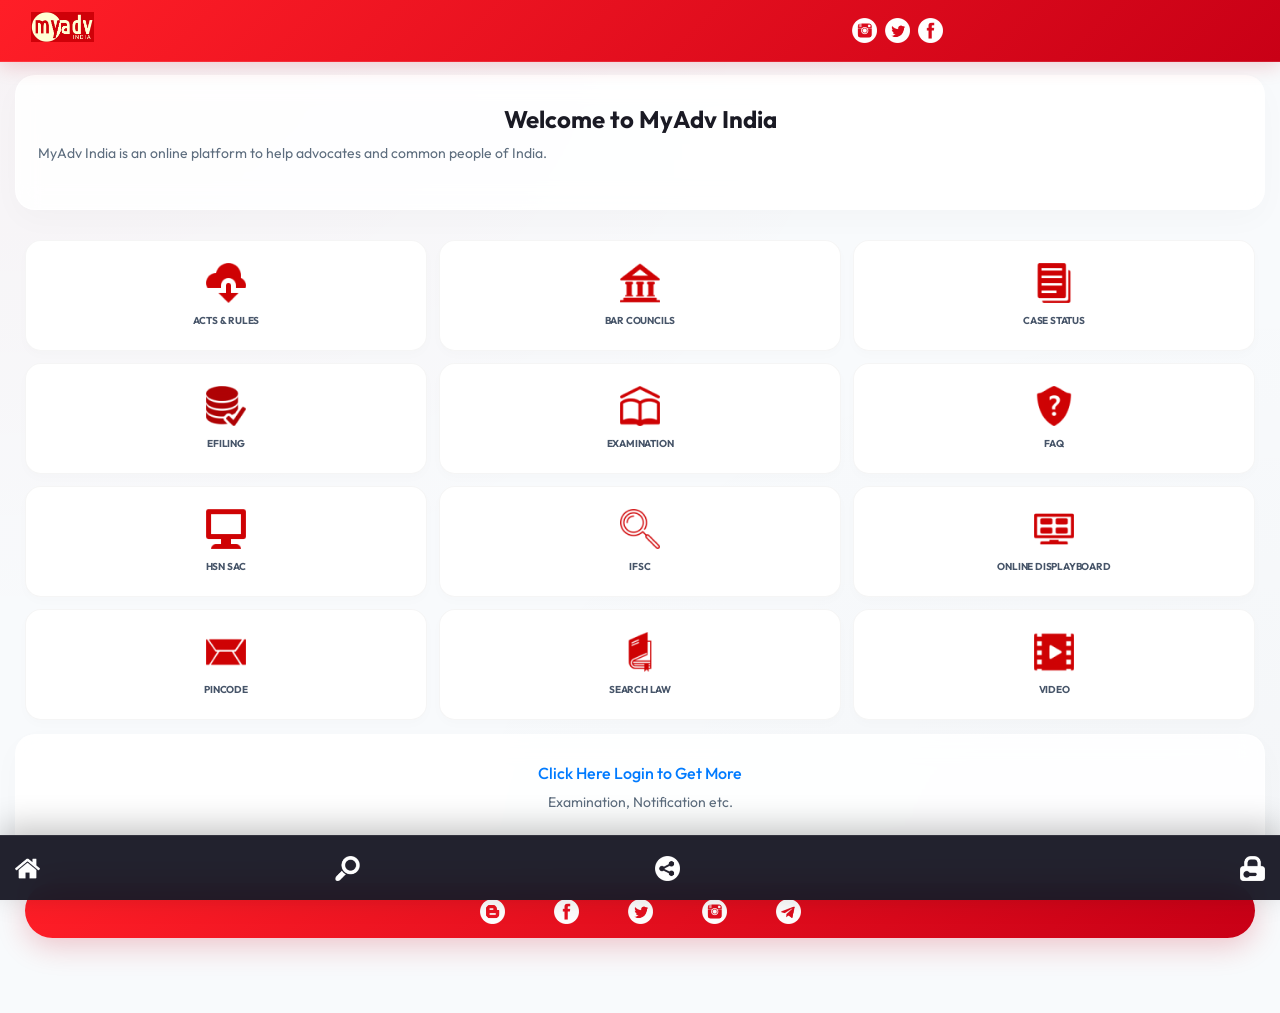
<file: app/index.html>
<!doctype html>
<html lang="en">

<head>
	<meta charset="utf-8">
	<meta http-equiv="content-type" content="text/html;charset=UTF-8" />
	<meta name="viewport" content="width=device-width, initial-scale=1, shrink-to-fit=no">
	<meta name="theme-color" content="#e10101">
	<link rel="stylesheet" href="css/bootstrap.min.css">
	<link rel="stylesheet" href="css/style.css">
	<link rel="manifest" href="manifest.json">
</head>
<div id='apparea'>
	<div id='loader'></div>
	<nav class="navbar fixed-top navbar-expand-lg navbar-light text-light" id='apphead'>
		<h5 id='apptitle' class='col-8'>
			<img src='img/logo.png' height='30px' align='left'>
		</h5>
		<div id='appmenu'>
			<a href='https://facebook.com/MyAdvIndia'><img src='img/facebook.png' height='25px' align='right'
					class='m-1'> </a>
			<a href='https://twitter.com/MyAdvIndia'><img src='img/twitter.png' height='25px' align='right' class='m-1'
					onclick="applaunch('com.twitter.android')"> </a>
			<a href='https://instagram.com/MyAdvIndia'><img src='img/instagram.png' height='25px' align='right'
					class='m-1' onclick="applaunch('com.instagram.android')"> </a>
		</div>
	</nav>
	<div class="container-fluid " id='appbody'>
		<div class="jumbotron" id='welcome'>
			<h4 align='center'>Welcome to MyAdv India</h4>
			<p align='justify'>MyAdv India is an online platform to help advocates and common people of India. </p>
		</div>
		<div class='row mx-1'>
			<div class='col qicon'>
				<img src='img/cdownload.png' id='acts_list' height='40px'>
				<br>Acts & Rules
			</div>

			<div class='col qicon'>
				<img src='img/bar.png' id='bc_list' height='40px'>
				<br> Bar Councils
			</div>

			<div class='col qicon'>
				<img src='img/case.png' id='case' data-id='1' height='40px'>
				<br>Case Status
			</div>
		</div>
		<div class='row mx-1'>
			<!--<div class='col qicon'>
				<img src='img/newsearch.png' id='search' height='40px'>
				<br>Search Advocate
			</div>-->
			<div class='col qicon'>
				<a href='https://filing.ecourts.gov.in/'> <img src='img/myecourt.png' height='40px'> </a>
				<br>eFiling
			</div>
			<div class='col qicon'>
				<img src='img/exam.png' id='exam_list' height='40px'>
				<br>Examination
			</div>
			<div class='col qicon'>
				<img src='img/faq.png' id='faq' height='40px'>
				<br>FAQ
			</div>
		</div>
		<div class='row mx-1'>

			<div class='col qicon'>
				<img src='img/monitor.png' id='hsnsac_list' height='40px'>
				<br>HSN SAC
			</div>
			<div class='col qicon'>
				<img src='img/ifsc.png' id='ifsc' height='40px'>
				<br>IFSC
			</div>
			<div class='col qicon'>
				<img src='img/obd.png' id='obd' data-id='1' height='40px'>
				<br>Online DisplayBoard
			</div>
		</div>
		<div class='row mx-1'>


			<div class='col qicon'>
				<img src='img/pincode.png' id='pincode_list' height='40px'>
				<br>Pincode
			</div>
			<div class='col qicon'>
				<a href='https://indiankanoon.org'> <img src='img/book.png' height='40px'> </a>
				<br>Search Law
			</div>
			<div class='col qicon'>
				<a href='https://www.youtube.com/channel/UC500odmthCIKPu6R8kmZV2Q'> <img src='img/video.png'
						height='40px'> </a>
				<br>Video
			</div>

		</div>
		<a href='login.html'>
			<div class="jumbotron mt-2">
				<center>
					<h6>Click Here Login to Get More</h6>
					<p> Examination, Notification etc. </p>
				</center>
			</div>
		</a>
		<p align='center' style='background-color:#cf0204; padding:6px 5px;border-radius:50px;border:double 8px #fff;'>
			<a href="https://myadvindia.blogspot.com"> <img src='img/blogger.png' height='25px'></a> &nbsp;&nbsp;&nbsp;
			<a href='https://facebook.com/myadvindia'> <img src='img/facebook.png' height='25px'> </a>
			&nbsp;&nbsp;&nbsp;<a href='https://twitter.com/myadvindia'> <img src='img/twitter.png' height='25px'> </a>
			&nbsp;&nbsp;&nbsp; <a href='https://instagram.com/myadvindia'> <img src='img/instagram.png' height='25px'>
			</a> &nbsp;&nbsp;&nbsp; <a href='https://t.me/myadvindia'> <img src='img/telegram.png' height='25px'> </a>
		</p>
	</div>
	<nav class="navbar fixed-bottom navbar-expand-lg navbar-light " id='appfoot'>
		<div class='col'>
			<img src='img/home.png' id='home' data-id='1' align='left' height='25px'>
		</div>
		<div class='col'>
			<img src='img/search.png' id='search_advocate' align='left' height='25px'>
		</div>
		<div class='col'>
			<img src='img/share.png' id='qprev' onclick='sharenow()' align='left' height='25px'>
		</div>
		<div class='col'>
			<a href="login.html"> <img src='img/lock.png' align='right' height='25px'></a>
		</div>
	</nav>
</div>

<script src="js/jquery.min.js"></script>
<script src="js/bootstrap.min.js"></script>
<script src="js/popper.min.js"></script>

<script src="js/app.js"></script>

<script type="application/javascript" src="https://sdki.truepush.com/sdk/v2.0.4/app.js" async></script>
<script>
	var truepush = window.truepush || [];

	truepush.push(function () {
		truepush.Init({
			id: "64d8e70b6765a05a15f5e6a6"
		}, function (error) {
			if (error) console.error(error);
		})
	})
</script>

<script>
	if (localStorage.getItem('myadv_id') != null) {
		window.location = 'main.html';
	}
</script>
</body>

</html>
</file>
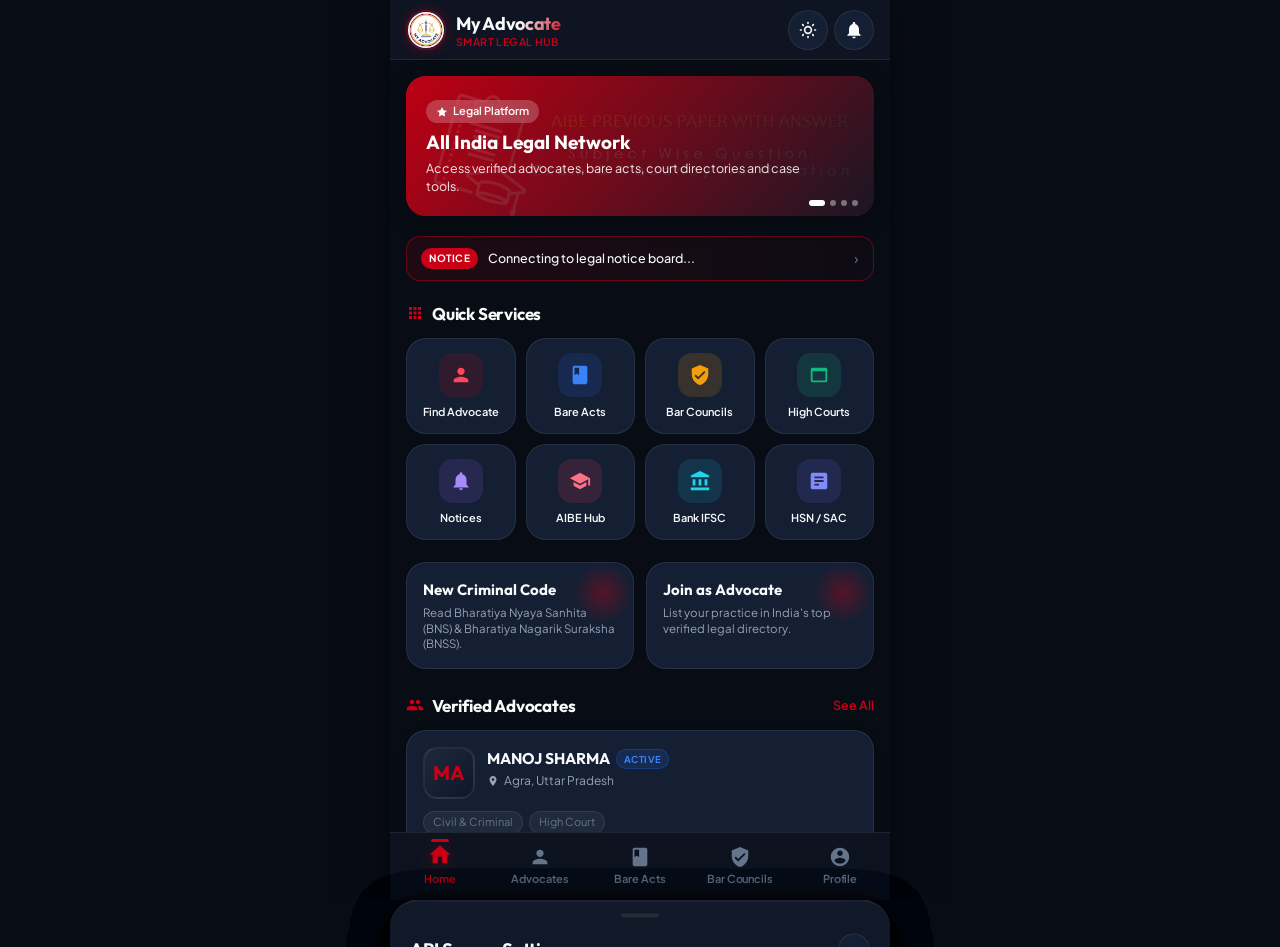
<file: app_new/index.html>
<!DOCTYPE html>
<html lang="en" data-theme="dark">
<head>
  <meta charset="UTF-8">
  <meta name="viewport" content="width=device-width, initial-scale=1.0, maximum-scale=1.0, user-scalable=no, viewport-fit=cover">
  <title>My Advocate India &bull; Smart Legal App</title>
  
  <!-- iOS & Android Web App Meta -->
  <meta name="apple-mobile-web-app-capable" content="yes">
  <meta name="apple-mobile-web-app-status-bar-style" content="black-translucent">
  <meta name="apple-mobile-web-app-title" content="MyAdvocate">
  <meta name="theme-color" content="#080C14">
  <meta name="mobile-web-app-capable" content="yes">
  
  <!-- PWA Manifest & Icons -->
  <link rel="manifest" href="manifest.json">
  <link rel="icon" type="image/x-icon" href="img/favicon.ico">
  <link rel="apple-touch-icon" href="img/icon/android-launchericon-192-192.png">
  
  <!-- Google Fonts -->
  <link rel="preconnect" href="https://fonts.googleapis.com">
  <link rel="preconnect" href="https://fonts.gstatic.com" crossorigin>
  <link href="https://fonts.googleapis.com/css2?family=Outfit:wght@500;600;700;800&family=Plus+Jakarta+Sans:wght@400;500;600;700&display=swap" rel="stylesheet">

  <!-- Core App Styles -->
  <link rel="stylesheet" href="css/app.css">
</head>
<body>

  <!-- Mobile App Frame Container -->
  <div class="app-container">
    
    <!-- Top Notch Spacer -->
    <div class="safe-top-spacer"></div>

    <!-- App Bar Header -->
    <header class="app-header">
      <div class="brand-section" onclick="switchTab('home')">
        <img src="img/logo-circle.png" alt="My Advocate" class="brand-logo-img" onerror="this.src='img/logo.png'">
        <div class="brand-title-wrap">
          <span class="brand-title">My Advocate</span>
          <span class="brand-subtitle">Smart Legal Hub</span>
        </div>
      </div>

      <div class="header-actions">
        <!-- Theme Toggle -->
        <button class="icon-btn" onclick="toggleTheme()" title="Toggle Theme" id="btn-theme-toggle">
          <svg id="theme-toggle-icon" viewBox="0 0 24 24"><path d="M12 3v1m0 16v1m9-9h-1M4 12H3m15.364 6.364l-.707-.707M6.343 6.343l-.707-.707m12.728 0l-.707.707M6.343 17.657l-.707.707M16 12a4 4 0 11-8 0 4 4 0 018 0z" stroke="currentColor" stroke-width="2" stroke-linecap="round" fill="none"/></svg>
        </button>

        <!-- Notification Bell -->
        <button class="icon-btn" onclick="openBottomSheet('sheet-notices')" title="Notifications">
          <svg viewBox="0 0 24 24"><path d="M12 22c1.1 0 2-.9 2-2h-4c0 1.1.89 2 2 2zm6-6v-5c0-3.07-1.64-5.64-4.5-6.32V4c0-.83-.67-1.5-1.5-1.5s-1.5.67-1.5 1.5v.68C7.63 5.36 6 7.92 6 11v5l-2 2v1h16v-1l-2-2z"/></svg>
          <span class="badge-dot" id="notif-badge" style="display: none;">0</span>
        </button>
      </div>
    </header>

    <!-- ========================================== -->
    <!-- VIEW 1: HOME DASHBOARD                    -->
    <!-- ========================================== -->
    <main class="view-screen active" id="view-home">
      
      <!-- Hero Banner Slider -->
      <section class="hero-carousel">
        <div class="carousel-slides">
          <div class="carousel-slide slide-1">
            <span class="carousel-badge">
              <svg width="12" height="12" viewBox="0 0 24 24" fill="currentColor"><path d="M12 2l3.09 6.26L22 9.27l-5 4.87 1.18 6.88L12 17.77l-6.18 3.25L7 14.14 2 9.27l6.91-1.01L12 2z"/></svg>
              Legal Platform
            </span>
            <h3 class="carousel-title">All India Legal Network</h3>
            <p class="carousel-desc">Access verified advocates, bare acts, court directories and case tools.</p>
          </div>
          <div class="carousel-slide slide-2">
            <span class="carousel-badge">New Criminal Laws</span>
            <h3 class="carousel-title">BNS, BNSS & BSA 2023</h3>
            <p class="carousel-desc">Download updated bare acts in Hindi & English with section comparison.</p>
          </div>
          <div class="carousel-slide slide-3">
            <span class="carousel-badge">Advocate E-Diary</span>
            <h3 class="carousel-title">Smart Case Tracking</h3>
            <p class="carousel-desc">Never miss court hearings with instant notifications and cause lists.</p>
          </div>
          <div class="carousel-slide slide-4">
            <span class="carousel-badge">AIBE Preparation</span>
            <h3 class="carousel-title">Bar Exam Mock Test</h3>
            <p class="carousel-desc">Previous year solved question papers and syllabus guides.</p>
          </div>
        </div>
        <div class="carousel-dots">
          <div class="dot active"></div>
          <div class="dot"></div>
          <div class="dot"></div>
          <div class="dot"></div>
        </div>
      </section>

      <!-- Live Notification Ticker -->
      <div class="announcement-bar" onclick="openBottomSheet('sheet-notices')">
        <span class="announcement-tag">Notice</span>
        <span class="announcement-text" id="home-notice-text">Connecting to legal notice board...</span>
        <span class="announcement-arrow">&rsaquo;</span>
      </div>

      <!-- Quick Action Tools Grid -->
      <section style="margin-bottom: 22px;">
        <div class="section-header">
          <h2 class="section-title">
            <span class="section-icon">
              <svg width="18" height="18" viewBox="0 0 24 24" fill="currentColor"><path d="M4 8h4V4H4v4zm6 12h4v-4h-4v4zm-6 0h4v-4H4v4zm0-6h4v-4H4v4zm6 0h4v-4h-4v4zm6-10v4h4V4h-4zm-6 4h4V4h-4v4zm6 6h4v-4h-4v4zm0 6h4v-4h-4v4z"/></svg>
            </span>
            Quick Services
          </h2>
        </div>

        <div class="quick-tools-grid">
          <!-- 1. Advocate Search -->
          <div class="quick-tool-card" onclick="switchTab('advocates')">
            <div class="quick-tool-icon-wrap icon-bg-crimson">
              <svg width="22" height="22" viewBox="0 0 24 24" fill="currentColor"><path d="M12 12c2.21 0 4-1.79 4-4s-1.79-4-4-4-4 1.79-4 4 1.79 4 4 4zm0 2c-2.67 0-8 1.34-8 4v2h16v-2c0-2.66-5.33-4-8-4z"/></svg>
            </div>
            <span class="quick-tool-label">Find Advocate</span>
          </div>

          <!-- 2. Bare Acts -->
          <div class="quick-tool-card" onclick="switchTab('acts')">
            <div class="quick-tool-icon-wrap icon-bg-blue">
              <svg width="22" height="22" viewBox="0 0 24 24" fill="currentColor"><path d="M18 2H6c-1.1 0-2 .9-2 2v16c0 1.1.9 2 2 2h12c1.1 0 2-.9 2-2V4c0-1.1-.9-2-2-2zM6 4h5v8l-2.5-1.5L6 12V4z"/></svg>
            </div>
            <span class="quick-tool-label">Bare Acts</span>
          </div>

          <!-- 3. Bar Council -->
          <div class="quick-tool-card" onclick="switchTab('institutions')">
            <div class="quick-tool-icon-wrap icon-bg-amber">
              <svg width="22" height="22" viewBox="0 0 24 24" fill="currentColor"><path d="M12 1L3 5v6c0 5.55 3.84 10.74 9 12 5.16-1.26 9-6.45 9-12V5l-9-4zm-2 16l-4-4 1.41-1.41L10 14.17l6.59-6.59L18 9l-8 8z"/></svg>
            </div>
            <span class="quick-tool-label">Bar Councils</span>
          </div>

          <!-- 4. High Courts Portal -->
          <div class="quick-tool-card" onclick="openBottomSheet('sheet-ecourts')">
            <div class="quick-tool-icon-wrap icon-bg-emerald">
              <svg width="22" height="22" viewBox="0 0 24 24" fill="currentColor"><path d="M19 4H5c-1.11 0-2 .9-2 2v12c0 1.1.89 2 2 2h14c1.1 0 2-.9 2-2V6c0-1.1-.89-2-2-2zm0 14H5V8h14v10z"/></svg>
            </div>
            <span class="quick-tool-label">High Courts</span>
          </div>

          <!-- 5. Legal Notices -->
          <div class="quick-tool-card" onclick="openBottomSheet('sheet-notices')">
            <div class="quick-tool-icon-wrap icon-bg-purple">
              <svg width="22" height="22" viewBox="0 0 24 24" fill="currentColor"><path d="M12 22c1.1 0 2-.9 2-2h-4c0 1.1.89 2 2 2zm6-6v-5c0-3.07-1.64-5.64-4.5-6.32V4c0-.83-.67-1.5-1.5-1.5s-1.5.67-1.5 1.5v.68C7.63 5.36 6 7.92 6 11v5l-2 2v1h16v-1l-2-2z"/></svg>
            </div>
            <span class="quick-tool-label">Notices</span>
          </div>

          <!-- 6. AIBE Exam -->
          <div class="quick-tool-card" onclick="loadAibeHub()">
            <div class="quick-tool-icon-wrap icon-bg-rose">
              <svg width="22" height="22" viewBox="0 0 24 24" fill="currentColor"><path d="M5 13.18v4L12 21l7-3.82v-4L12 17l-7-3.82zM12 3L1 9l11 6 9-4.91V17h2V9L12 3z"/></svg>
            </div>
            <span class="quick-tool-label">AIBE Hub</span>
          </div>

          <!-- 7. IFSC Search -->
          <div class="quick-tool-card" onclick="openBottomSheet('sheet-ifsc')">
            <div class="quick-tool-icon-wrap icon-bg-cyan">
              <svg width="22" height="22" viewBox="0 0 24 24" fill="currentColor"><path d="M4 10h3v7H4zM10.5 10h3v7h-3zM2 19h20v3H2zM17 10h3v7h-3zM12 1L2 6v2h20V6z"/></svg>
            </div>
            <span class="quick-tool-label">Bank IFSC</span>
          </div>

          <!-- 8. HSN Code -->
          <div class="quick-tool-card" onclick="openBottomSheet('sheet-hsn')">
            <div class="quick-tool-icon-wrap icon-bg-indigo">
              <svg width="22" height="22" viewBox="0 0 24 24" fill="currentColor"><path d="M19 3H5c-1.1 0-2 .9-2 2v14c0 1.1.9 2 2 2h14c1.1 0 2-.9 2-2V5c0-1.1-.9-2-2-2zm-7 14H7v-2h5v2zm5-4H7v-2h10v2zm0-4H7V7h10v2z"/></svg>
            </div>
            <span class="quick-tool-label">HSN / SAC</span>
          </div>
        </div>
      </section>

      <!-- Featured Law Updates -->
      <section class="feature-banners-row">
        <div class="feature-banner-card" onclick="switchTab('acts')">
          <h3 class="feature-banner-title">New Criminal Code</h3>
          <p class="feature-banner-desc">Read Bharatiya Nyaya Sanhita (BNS) & Bharatiya Nagarik Suraksha (BNSS).</p>
        </div>
        <div class="feature-banner-card" onclick="switchTab('advocates')">
          <h3 class="feature-banner-title">Join as Advocate</h3>
          <p class="feature-banner-desc">List your practice in India's top verified legal directory.</p>
        </div>
      </section>

      <!-- Featured Advocates Section -->
      <section>
        <div class="section-header">
          <h2 class="section-title">
            <span class="section-icon">
              <svg width="18" height="18" viewBox="0 0 24 24" fill="currentColor"><path d="M16 11c1.66 0 2.99-1.34 2.99-3S17.66 5 16 5c-1.66 0-3 1.34-3 3s1.34 3 3 3zm-8 0c1.66 0 2.99-1.34 2.99-3S9.66 5 8 5C6.34 5 5 6.34 5 8s1.34 3 3 3zm0 2c-2.33 0-7 1.17-7 3.5V19h14v-2.5c0-2.33-4.67-3.5-7-3.5zm8 0c-.29 0-.62.02-.97.05 1.16.84 1.97 1.97 1.97 3.45V19h6v-2.5c0-2.33-4.67-3.5-7-3.5z"/></svg>
            </span>
            Verified Advocates
          </h2>
          <span class="section-link" onclick="switchTab('advocates')">See All</span>
        </div>

        <div class="items-list" id="home-featured-advocates">
          <!-- Dynamically populated or quick view -->
          <div class="advocate-card" onclick="switchTab('advocates')">
            <div class="adv-top-row">
              <div class="adv-avatar">MA</div>
              <div class="adv-info-main">
                <div class="adv-name-wrap">
                  <span class="adv-name">MANOJ SHARMA</span>
                  <span class="status-pill active">ACTIVE</span>
                </div>
                <div class="adv-meta">
                  <svg width="12" height="12" viewBox="0 0 24 24" fill="currentColor"><path d="M12 2C8.13 2 5 5.13 5 9c0 5.25 7 13 7 13s7-7.75 7-13c0-3.87-3.13-7-7-7zm0 9.5c-1.38 0-2.5-1.12-2.5-2.5s1.12-2.5 2.5-2.5 2.5 1.12 2.5 2.5-1.12 2.5-2.5 2.5z"/></svg>
                  <span>Agra, Uttar Pradesh</span>
                </div>
              </div>
            </div>
            <div class="adv-pa-tags">
              <span class="pa-tag">Civil & Criminal</span>
              <span class="pa-tag">High Court</span>
            </div>
          </div>
        </div>
      </section>

    </main>

    <!-- ========================================== -->
    <!-- VIEW 2: ADVOCATES SEARCH                  -->
    <!-- ========================================== -->
    <main class="view-screen" id="view-advocates">
      <div class="search-box-wrap">
        <svg class="search-icon-left" width="18" height="18" viewBox="0 0 24 24" fill="currentColor"><path d="M15.5 14h-.79l-.28-.27A6.471 6.471 0 0 0 16 9.5 6.5 6.5 0 1 0 9.5 16c1.61 0 3.09-.59 4.23-1.57l.27.28v.79l5 4.99L20.49 19l-4.99-5zm-6 0C7.01 14 5 11.99 5 9.5S7.01 5 9.5 5 14 7.01 14 9.5 11.99 14 9.5 14z"/></svg>
        <input type="text" id="adv-search-input" class="search-input-field" placeholder="Search lawyer name, city, area...">
      </div>

      <!-- Filter Pills -->
      <div class="filter-chips-row">
        <button class="chip-btn active" data-filter-type="ALL">All Advocates</button>
        <button class="chip-btn" data-filter-type="VERIFIED">Verified Only</button>
        <button class="chip-btn" data-filter-type="PREMIUM">Senior &amp; Premium</button>
        <button class="chip-btn" data-filter-type="ACTIVE">Active Members</button>
      </div>

      <!-- Advocates Results List -->
      <div class="items-list" id="advocates-list">
        <div class="skeleton skeleton-card"></div>
        <div class="skeleton skeleton-card"></div>
        <div class="skeleton skeleton-card"></div>
      </div>
    </main>

    <!-- ========================================== -->
    <!-- VIEW 3: BARE ACTS LIBRARY                 -->
    <!-- ========================================== -->
    <main class="view-screen" id="view-acts">
      <div class="search-box-wrap">
        <svg class="search-icon-left" width="18" height="18" viewBox="0 0 24 24" fill="currentColor"><path d="M15.5 14h-.79l-.28-.27A6.471 6.471 0 0 0 16 9.5 6.5 6.5 0 1 0 9.5 16c1.61 0 3.09-.59 4.23-1.57l.27.28v.79l5 4.99L20.49 19l-4.99-5zm-6 0C7.01 14 5 11.99 5 9.5S7.01 5 9.5 5 14 7.01 14 9.5 11.99 14 9.5 14z"/></svg>
        <input type="text" id="act-search-input" class="search-input-field" placeholder="Search Acts: BNS, BNSS, IPC, CrPC, IT Act...">
      </div>

      <div class="items-list" id="acts-list">
        <div class="skeleton skeleton-card"></div>
        <div class="skeleton skeleton-card"></div>
        <div class="skeleton skeleton-card"></div>
      </div>
    </main>

    <!-- ========================================== -->
    <!-- VIEW 4: INSTITUTIONS (BC & BA)            -->
    <!-- ========================================== -->
    <main class="view-screen" id="view-institutions">
      <div class="filter-chips-row">
        <button class="chip-btn active" data-inst-type="BC">State Bar Councils</button>
        <button class="chip-btn" data-inst-type="BA">Bar Associations</button>
      </div>

      <div class="items-list" id="institutions-list">
        <div class="skeleton skeleton-card"></div>
        <div class="skeleton skeleton-card"></div>
      </div>
    </main>

    <!-- ========================================== -->
    <!-- VIEW 5: USER PROFILE & SETTINGS           -->
    <!-- ========================================== -->
    <main class="view-screen" id="view-profile">
      <div id="profile-content-wrap">
        <!-- Rendered by app.js -->
      </div>
    </main>

    <!-- ========================================== -->
    <!-- DOCKED BOTTOM NAVIGATION (iOS / Android)   -->
    <!-- ========================================== -->
    <nav class="bottom-nav">
      <!-- 1. Home -->
      <a class="nav-tab-item active" data-tab="home" onclick="switchTab('home')">
        <div class="nav-active-pill"></div>
        <svg viewBox="0 0 24 24"><path d="M10 20v-6h4v6h5v-8h3L12 3 2 12h3v8z"/></svg>
        <span class="nav-tab-label">Home</span>
      </a>

      <!-- 2. Search Advocates -->
      <a class="nav-tab-item" data-tab="advocates" onclick="switchTab('advocates')">
        <div class="nav-active-pill"></div>
        <svg viewBox="0 0 24 24"><path d="M12 12c2.21 0 4-1.79 4-4s-1.79-4-4-4-4 1.79-4 4 1.79 4 4 4zm0 2c-2.67 0-8 1.34-8 4v2h16v-2c0-2.66-5.33-4-8-4z"/></svg>
        <span class="nav-tab-label">Advocates</span>
      </a>

      <!-- 3. Bare Acts -->
      <a class="nav-tab-item" data-tab="acts" onclick="switchTab('acts')">
        <div class="nav-active-pill"></div>
        <svg viewBox="0 0 24 24"><path d="M18 2H6c-1.1 0-2 .9-2 2v16c0 1.1.9 2 2 2h12c1.1 0 2-.9 2-2V4c0-1.1-.9-2-2-2zM6 4h5v8l-2.5-1.5L6 12V4z"/></svg>
        <span class="nav-tab-label">Bare Acts</span>
      </a>

      <!-- 4. Bar Councils -->
      <a class="nav-tab-item" data-tab="institutions" onclick="switchTab('institutions')">
        <div class="nav-active-pill"></div>
        <svg viewBox="0 0 24 24"><path d="M12 1L3 5v6c0 5.55 3.84 10.74 9 12 5.16-1.26 9-6.45 9-12V5l-9-4zm-2 16l-4-4 1.41-1.41L10 14.17l6.59-6.59L18 9l-8 8z"/></svg>
        <span class="nav-tab-label">Bar Councils</span>
      </a>

      <!-- 5. Profile -->
      <a class="nav-tab-item" data-tab="profile" onclick="switchTab('profile')">
        <div class="nav-active-pill"></div>
        <svg viewBox="0 0 24 24"><path d="M12 2C6.48 2 2 6.48 2 12s4.48 10 10 10 10-4.48 10-10S17.52 2 12 2zm0 3c1.66 0 3 1.34 3 3s-1.34 3-3 3-3-1.34-3-3 1.34-3 3-3zm0 14.2c-2.5 0-4.71-1.28-6-3.22.03-1.99 4-3.08 6-3.08 1.99 0 5.97 1.09 6 3.08-1.29 1.94-3.5 3.22-6 3.22z"/></svg>
        <span class="nav-tab-label">Profile</span>
      </a>
    </nav>

  </div>

  <!-- ========================================== -->
  <!-- BOTTOM SHEET MODAL BACKDROP               -->
  <!-- ========================================== -->
  <div class="sheet-backdrop" id="sheet-backdrop" onclick="closeAllBottomSheets()"></div>

  <!-- SHEET 1: Advocate Detail Drawer -->
  <div class="bottom-sheet" id="sheet-adv-detail">
    <div class="sheet-drag-handle"></div>
    <div class="sheet-header">
      <span class="sheet-title">Advocate Profile</span>
      <button class="sheet-close-btn" onclick="closeAllBottomSheets()">&times;</button>
    </div>
    <div id="adv-detail-content"></div>
  </div>

  <!-- SHEET 2: Notices & Updates -->
  <div class="bottom-sheet" id="sheet-notices">
    <div class="sheet-drag-handle"></div>
    <div class="sheet-header">
      <span class="sheet-title">Official Legal Notices</span>
      <button class="sheet-close-btn" onclick="closeAllBottomSheets()">&times;</button>
    </div>
    <div class="items-list" id="notices-list-container">
      <div class="advocate-card">
        <h4 style="font-weight: 700; color: var(--text-main);">Notice on Implementation of BNSS, BNS &amp; BSA</h4>
        <p style="font-size: 13px; color: var(--text-secondary); margin-top: 6px;">
          The Bharatiya Nyaya Sanhita, 2023, Bharatiya Nagarik Suraksha Sanhita, 2023, and Bharatiya Sakshya Adhiniyam, 2023 are active. All bare acts are available in the Acts section.
        </p>
        <span style="font-size: 11px; color: var(--text-muted); margin-top: 8px; display: block;">Official Gazette Notification</span>
      </div>
      <div class="advocate-card">
        <h4 style="font-weight: 700; color: var(--text-main);">AIBE Examination Registration &amp; Admit Cards</h4>
        <p style="font-size: 13px; color: var(--text-secondary); margin-top: 6px;">
          Candidates can prepare with previous year solved question papers directly inside the AIBE Hub.
        </p>
        <span style="font-size: 11px; color: var(--text-muted); margin-top: 8px; display: block;">Bar Council of India</span>
      </div>
    </div>
  </div>

  <!-- SHEET 3: High Courts & Judicial Portals -->
  <div class="bottom-sheet" id="sheet-ecourts">
    <div class="sheet-drag-handle"></div>
    <div class="sheet-header">
      <span class="sheet-title">High Court Portals</span>
      <button class="sheet-close-btn" onclick="closeAllBottomSheets()">&times;</button>
    </div>
    <div class="items-list">
      <a href="https://delhihighcourt.nic.in" target="_blank" class="advocate-card" style="text-decoration: none;">
        <h4 style="font-weight: 700; color: var(--accent-emerald);">High Court Official Portals &rarr;</h4>
        <p style="font-size: 13px; color: var(--text-secondary); margin-top: 4px;">Direct access to Delhi, Bombay, Allahabad, Calcutta and all 25 State High Courts official websites.</p>
      </a>
    </div>
  </div>

  <!-- SHEET 4: AIBE Hub & Exams -->
  <div class="bottom-sheet" id="sheet-aibe-hub">
    <div class="sheet-drag-handle"></div>
    <div class="sheet-header">
      <span class="sheet-title">AIBE Bar Exam Hub</span>
      <button class="sheet-close-btn" onclick="closeAllBottomSheets()">&times;</button>
    </div>
    <div id="aibe-exams-list"></div>
  </div>

  <!-- SHEET 5: Bank IFSC Lookup -->
  <div class="bottom-sheet" id="sheet-ifsc">
    <div class="sheet-drag-handle"></div>
    <div class="sheet-header">
      <span class="sheet-title">Find Bank IFSC Code</span>
      <button class="sheet-close-btn" onclick="closeAllBottomSheets()">&times;</button>
    </div>
    <div class="form-group">
      <label class="form-label">Enter 11-Digit IFSC Code</label>
      <input type="text" id="ifsc-input" class="form-control" placeholder="e.g. SBIN0000001, HDFC0000123" maxlength="11">
    </div>
    <button class="btn-primary-block" onclick="searchIfsc()">Lookup Bank Details</button>
    <div id="ifsc-results"></div>
  </div>

  <!-- SHEET 6: HSN / SAC Code Lookup -->
  <div class="bottom-sheet" id="sheet-hsn">
    <div class="sheet-drag-handle"></div>
    <div class="sheet-header">
      <span class="sheet-title">HSN &amp; SAC Legal Tariff</span>
      <button class="sheet-close-btn" onclick="closeAllBottomSheets()">&times;</button>
    </div>
    <div class="form-group">
      <label class="form-label">Enter 4-8 Digit HSN/SAC Code</label>
      <input type="text" id="hsn-input" class="form-control" placeholder="e.g. 9982 (Legal Services)">
    </div>
    <button class="btn-primary-block" onclick="searchHsn()">Search Tariff</button>
    <div id="hsn-results"></div>
  </div>

  <!-- SHEET 7: User Auth (Login with OTP & Password) -->
  <div class="bottom-sheet" id="sheet-auth">
    <div class="sheet-drag-handle"></div>
    <div class="sheet-header">
      <span class="sheet-title" id="auth-sheet-title">Sign In with OTP</span>
      <button class="sheet-close-btn" onclick="closeAllBottomSheets()">&times;</button>
    </div>

    <!-- Mode Selector Tabs: OTP vs Password -->
    <div class="filter-chips-row" style="margin-bottom: 18px;">
      <button class="chip-btn active" id="tab-auth-otp" onclick="switchAuthMode('otp')">Login with OTP</button>
      <button class="chip-btn" id="tab-auth-pass" onclick="switchAuthMode('password')">Login with Password</button>
    </div>

    <!-- 1. OTP Mode Container -->
    <div id="auth-otp-container">
      <!-- Step 1: Send OTP -->
      <div id="otp-step-1">
        <div class="form-group">
          <label class="form-label">Registered Mobile Number</label>
          <input type="tel" id="otp-mobile-input" class="form-control" placeholder="Enter 10-digit mobile number" maxlength="10">
        </div>
        <p style="font-size: 12px; color: var(--text-muted); margin-bottom: 12px;">
          We will send a 6-digit verification OTP to your registered mobile number.
        </p>
        <button type="button" class="btn-primary-block" id="btn-send-otp" onclick="handleSendOtp()">
          <svg width="18" height="18" viewBox="0 0 24 24" fill="currentColor"><path d="M2.01 21L23 12 2.01 3 2 10l15 2-15 2z"/></svg>
          Send Verification OTP
        </button>
      </div>

      <!-- Step 2: Verify OTP -->
      <div id="otp-step-2" style="display: none;">
        <div style="background: rgba(201,0,22,0.08); border: 1px solid var(--border-active); border-radius: var(--radius-md); padding: 10px 14px; margin-bottom: 14px; display: flex; align-items: center; justify-content: space-between;">
          <span style="font-size: 13px;" id="otp-sent-info">OTP sent to +91 ******</span>
          <button type="button" onclick="resetOtpStep()" style="background: none; border: none; color: var(--primary); font-size: 12px; font-weight: 600; cursor: pointer;">Change</button>
        </div>
        <div class="form-group">
          <label class="form-label">Enter 6-Digit OTP</label>
          <input type="text" id="otp-code-input" class="form-control" placeholder="Enter 6-digit OTP" maxlength="6" style="letter-spacing: 4px; font-weight: 700; font-size: 18px; text-align: center;">
        </div>
        <div style="display: flex; justify-content: space-between; align-items: center; margin-bottom: 12px;">
          <span style="font-size: 12px; color: var(--text-muted);">Didn't receive SMS?</span>
          <button type="button" onclick="handleSendOtp(true)" style="background: none; border: none; color: var(--primary); font-size: 12px; font-weight: 600; cursor: pointer;">Resend OTP</button>
        </div>
        <button type="button" class="btn-primary-block" id="btn-verify-otp" onclick="handleVerifyOtp()">
          <svg width="18" height="18" viewBox="0 0 24 24" fill="currentColor"><path d="M9 16.2L4.8 12l-1.4 1.4L9 19 21 7l-1.4-1.4L9 16.2z"/></svg>
          Verify &amp; Sign In
        </button>
      </div>
    </div>

    <!-- 2. Password Mode Container -->
    <div id="auth-pass-container" style="display: none;">
      <form onsubmit="submitLogin(event)">
        <div class="form-group">
          <label class="form-label">Mobile Number</label>
          <input type="tel" id="login-mobile" class="form-control" placeholder="10-digit mobile number">
        </div>
        <div class="form-group">
          <label class="form-label">Password</label>
          <input type="password" id="login-password" class="form-control" placeholder="Enter password">
        </div>
        <button type="submit" class="btn-primary-block">Sign In with Password</button>
      </form>
    </div>
  </div>

  <!-- SHEET 8: API Server Settings -->
  <div class="bottom-sheet" id="sheet-settings">
    <div class="sheet-drag-handle"></div>
    <div class="sheet-header">
      <span class="sheet-title">API Server Settings</span>
      <button class="sheet-close-btn" onclick="closeAllBottomSheets()">&times;</button>
    </div>
    <div class="items-list">
      <div class="advocate-card" onclick="changeApiServer('live')">
        <h4 style="font-weight: 700; color: var(--primary);">Live Cloud API (https://myadv.in/api/api.php)</h4>
        <p style="font-size: 12.5px; color: var(--text-secondary); margin-top: 4px;">Connects directly to the live production server.</p>
      </div>
      <div class="advocate-card" onclick="changeApiServer('local')">
        <h4 style="font-weight: 700; color: var(--accent-blue);">Local Laragon Gateway (../api/api.php)</h4>
        <p style="font-size: 12.5px; color: var(--text-secondary); margin-top: 4px;">Connects to local Apache on your PC.</p>
      </div>
    </div>
  </div>

  <!-- Toast Notification -->
  <div class="toast-msg" id="toast">
    <svg width="16" height="16" viewBox="0 0 24 24" fill="var(--primary)"><path d="M12 2C6.48 2 2 6.48 2 12s4.48 10 10 10 10-4.48 10-10S17.52 2 12 2zm-2 15l-5-5 1.41-1.41L10 14.17l7.59-7.59L19 8l-9 9z"/></svg>
    <span id="toast-text">Message</span>
  </div>

  <!-- Core App JS -->
  <script src="js/app.js"></script>
</body>
</html>
</file>
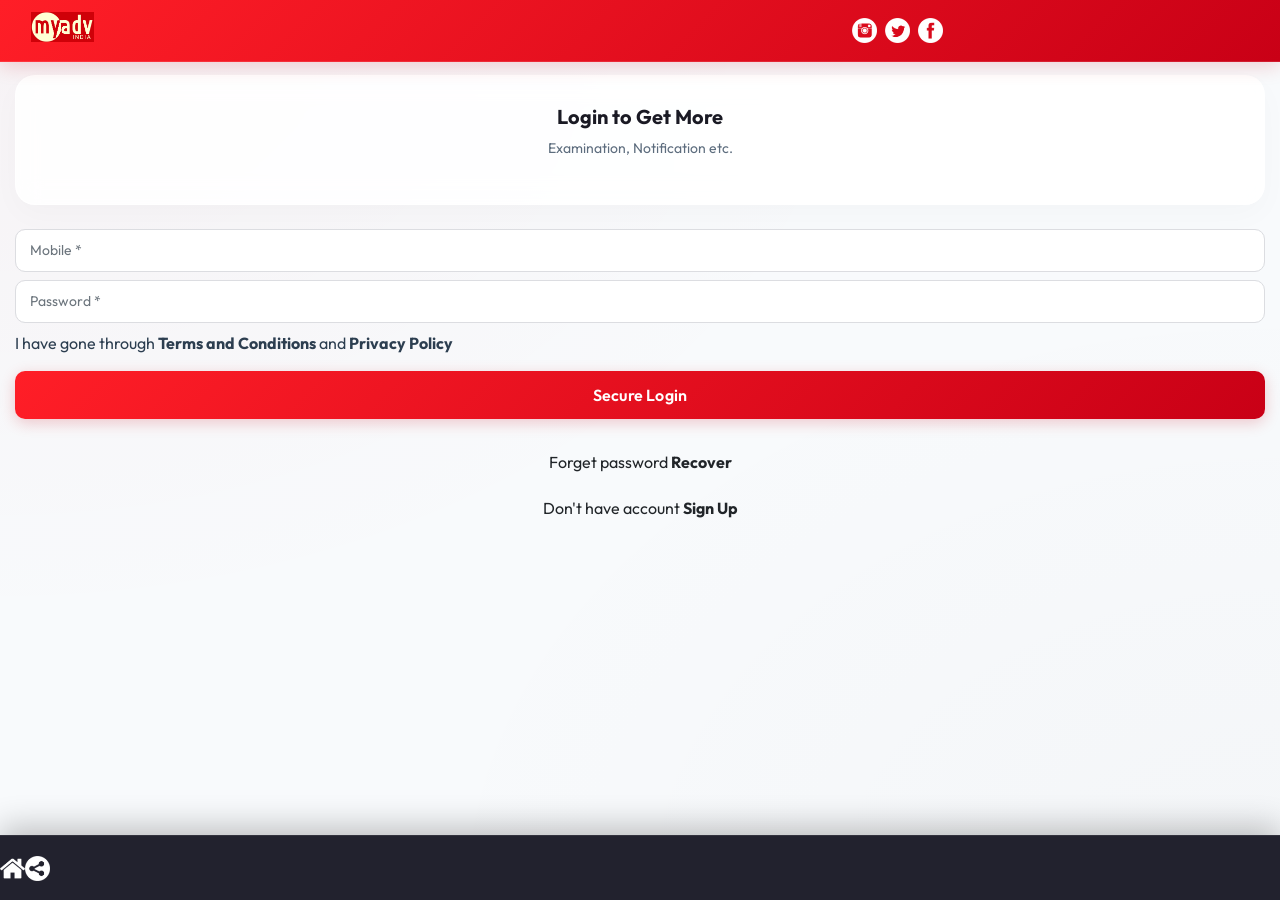
<file: app/login.html>
<!doctype html>
<html lang="en">
<meta http-equiv="content-type" content="text/html;charset=UTF-8" />
<head>
    <meta charset="utf-8">
    <meta name="viewport" content="width=device-width, initial-scale=1, shrink-to-fit=no">
	<link rel="stylesheet" href="css/bootstrap.min.css">
	<link rel="stylesheet" href="css/style.css">
</head>
<div id='apparea'>
	<div id='loader'></div>
<nav class="navbar fixed-top navbar-expand-lg navbar-light text-light" id ='apphead'>
	<h5 id='apptitle' class='col-8'><img src='img/logo.png' height='30px' align='left'></h5>
	<div id='appmenu'>
		<a href='https://facebook.com/MyAdvIndia'><img src='img/facebook.png' height='25px' align='right' class='m-1' > </a> 
		<a href='https://twitter.com/MyAdvIndia'><img src='img/twitter.png' height='25px' align='right' class='m-1' onclick="applaunch('com.twitter.android')"> </a>
		<a href='https://instagram.com/MyAdvIndia'><img src='img/instagram.png' height='25px' align='right' class='m-1' onclick="applaunch('com.instagram.android')"> </a>
	</div>
</nav> <!-- Header End -->
<div class="container-fluid " id='appbody'>
	<div class="jumbotron">
		<center>
		  <h5>Login to Get More</h5>
		  <p>Examination, Notification etc. </p>
		</center>
	</div>
	<div id='register_area' style='display:none' >
		<form id='insert_frm' method='post'>
				
			<select id="user_type" name="user_type" class='form-control mb-2' required onchange="toggleAdvocateFields()">
				<option value="">Select User Type</option>
				<option value="advocate">Advocate</option>
				<option value="member">Member</option>
			</select>
			<div id="advocate_fields" style="display: none;">
				<select name="bc_id" class="form-control mb-2" id="bc_id">
					<option value="">Bar Council *</option>
				</select>
				<input type="text" name="e_no" class="form-control mb-2" id="e_no" placeholder="Enter Enrollment No. *">
				<input type="number" name="e_year" class="form-control mb-2" id="e_year" max="2026" min="1950" placeholder="Year of Enrollment *">
			</div>
			<input type='text' placeholder='Full Name *' class='form-control mb-2' required name='name'>
			<input type='tel' placeholder='Mobile No. *' class='form-control mb-2' required name='mobile' pattern="[0-9]{10}" maxlength='10' minlength='10' oninput="this.value = this.value.replace(/[^0-9]/g, '').slice(0, 10);">
			<input type='email' placeholder='Email Id' class='form-control mb-2' name='email'>
			<input type='tel' placeholder='Pincode' class='form-control mb-2' name='pincode' maxlength='6' minlength='6' required>
			<p> I have gone through <b id='terms' >Terms and Conditions </b> and <b id='privacy'> Privacy Policy  </b> </p>
			<button class='btn btn-danger btn-block mb-4' id='signup_btn' > Register Me</button>
		</form>
				<button class='btn btn-border text-sucess btn-block text-sm' id='login' > Already have account  <b> Login </b> </button>
	</div>
	<div id='login_area' >
		<form id='login_frm' method='post'>
			<input type='tel' placeholder='Mobile *' class='form-control mb-2' required name='user_name' pattern="[0-9]{10}" maxlength='10' minlength='10' oninput="this.value = this.value.replace(/[^0-9]/g, '').slice(0, 10);">
			<input type='Password' placeholder='Password *' class='form-control mb-2' name='user_pass' maxlength='25' required>
			<p> I have gone through <b id='terms' >Terms and Conditions </b> and <b id='privacy'> Privacy Policy  </b> </p>
			<button class='btn btn-danger btn-block mb-4' id='login_btn' > Secure Login </button>
		</form>
			<button class='btn btn-border text-sucess btn-block text-sm' id='recover' > Forget password <b> Recover</b> </button>
			<button class='btn btn-border text-sucess btn-block text-sm' id='signup' > Don't have account <b> Sign Up</b> </button>
	</div>
	<div id='recover_area' style ='display:none' >
		<form id='recover_frm' method='post'>
			<input type='tel' placeholder='Mobile *' class='form-control mb-2' name='mobile' pattern="[0-9]{10}" maxlength='10' minlength='10' required oninput="this.value = this.value.replace(/[^0-9]/g, '').slice(0, 10);">
			<button class='btn btn-danger btn-block mb-4' id='recover_btn' >Recover Password </button>
		</form>
			<button class='btn btn-border text-sucess btn-block text-sm' id='login1' > I have account <b> Sign In</b> </button>
			<button class='btn btn-border text-sucess btn-block text-sm' id='signup1' > Don't have account <b> Sign Up</b> </button>
	</div>
<nav class="navbar fixed-bottom navbar-expand-lg navbar-light " id='appfoot'>
		<a href='index.html'><img src='img/home.png' id='home' data-id='1' align='left' height='25px'></a>
		<!--<img src='img/search.png' id='search_advocate'  align='left' height='25px'>-->
		<img src='img/share.png' id='qprev' onclick='shot()' align='left' height='25px'>
</nav>
</div>
</div>
<!--<script src="cordova.js"></script> -->
<script src="js/jquery.min.js"></script>
<script src="js/bootstrap.min.js"></script>
<script src="js/popper.min.js"></script>
<script src="js/jquery.validate.min.js"></script>
<!--<script src="js/index.js"></script>  -->
<script src="js/app.js"></script>  
<script>
	$("#signup,#signup1").on('click',function(){
		$("#register_area").css("display","block");
		$("#login_area").css("display","none");
		$("#recover_area").css("display","none");
	});
	
	function toggleAdvocateFields() {
		var userType = $("#user_type").val();
		if (userType === 'advocate') {
			$("#advocate_fields").css("display", "block");
			$("#bc_id").attr("required", "required");
			$("#e_no").attr("required", "required");
			$("#e_year").attr("required", "required");
			
			// Load Bar Council list if empty
			if ($("#bc_id option").length <= 1) {
				$.ajax({
					type: 'POST',
					url: base_url + 'task=bc_list',
					success: function(data) {
						$("#bc_id").html('<option value="">Bar Council *</option>' + data);
					}
				});
			}
		} else {
			$("#advocate_fields").css("display", "none");
			$("#bc_id").removeAttr("required").val('');
			$("#e_no").removeAttr("required").val('');
			$("#e_year").removeAttr("required").val('');
		}
	}
	$("#recover").on('click',function(){
		$("#register_area").css("display","none");
		$("#login_area").css("display","none");
		$("#recover_area").css("display","block");
	});
	
	$("#login,#login1").on('click',function(){
		$("#register_area").css("display","none");
		$("#recover_area").css("display","none");
		$("#login_area").css("display","block");
	});
	if (localStorage.getItem('myadv_id') !=null)
	{
		window.location='main.html';
	}
</script>
</body>
</html>
</file>
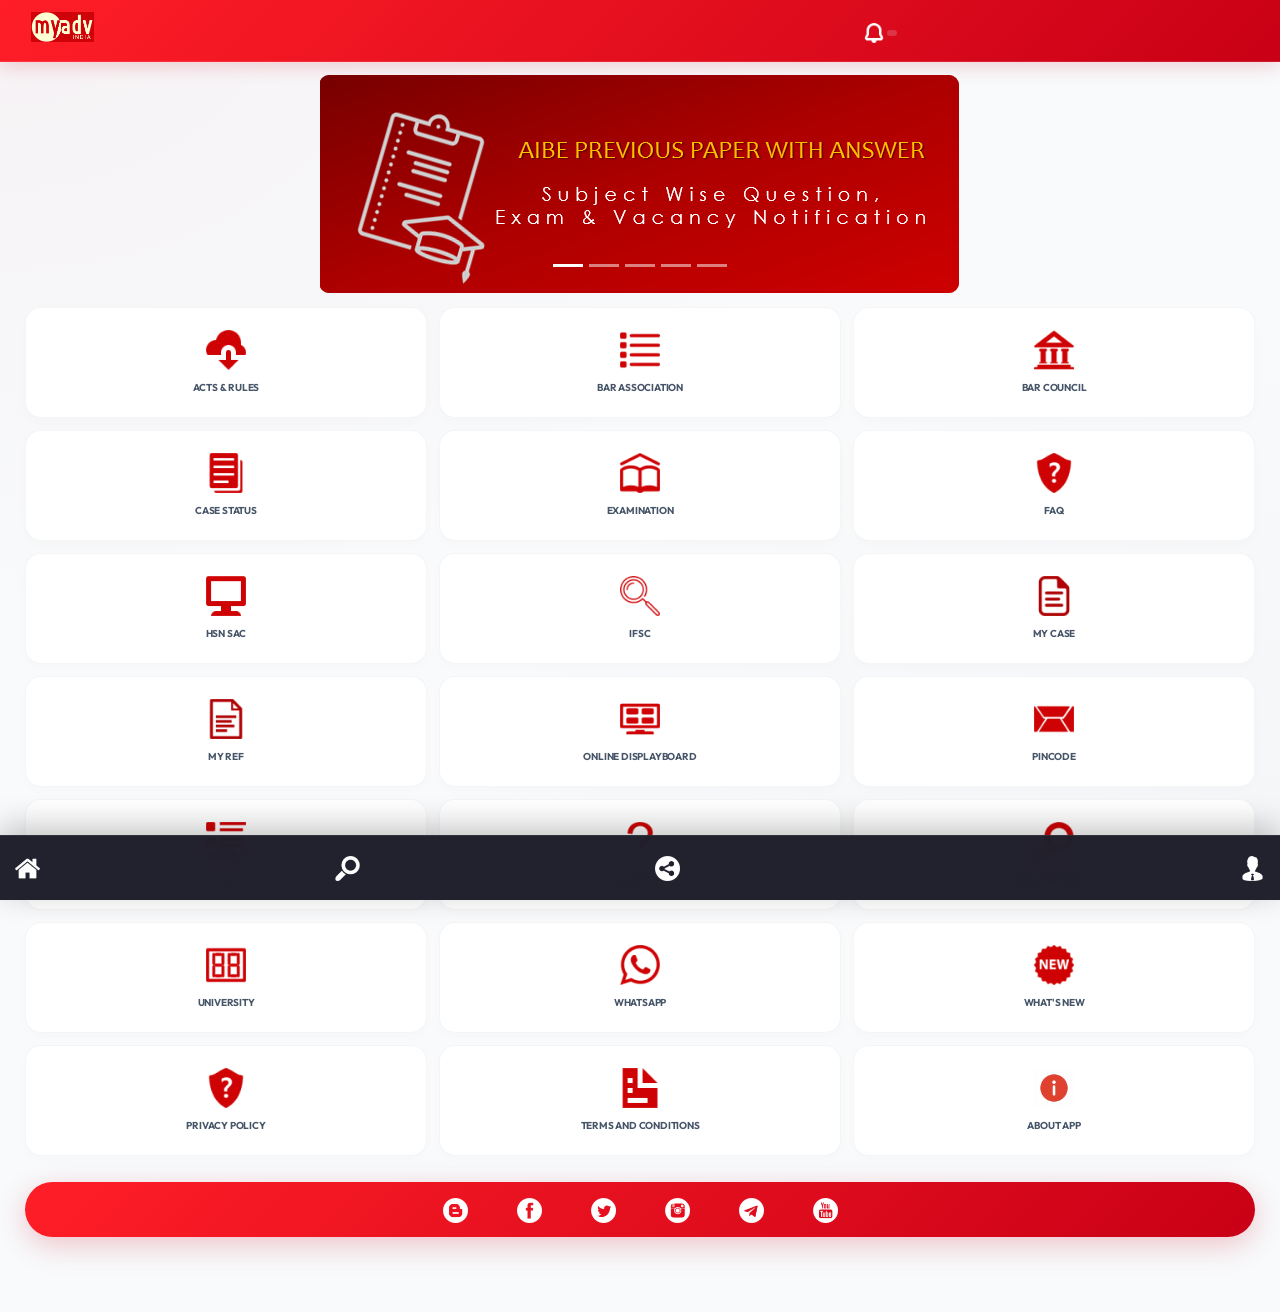
<file: app/main.html>
<!doctype html>
<html lang="en">
<meta http-equiv="content-type" content="text/html;charset=UTF-8" />

<head>
	<meta charset="utf-8">
	<meta name="viewport" content="width=device-width, initial-scale=1, shrink-to-fit=no">
	<link rel="stylesheet" href="css/bootstrap.min.css">
	<link rel="stylesheet" href="css/style.css">
</head>
<div id='apparea'>
	<div id='loader'></div>
	<nav class="navbar fixed-top navbar-expand-lg navbar-light text-light" id='apphead'>
		<h5 id='apptitle' class='col-8'>
			<img src='img/logo.png' height='30px' align='left'>
		</h5>
		<div id='appmenu'>
			<a href='market://details?id=com.offerplant.myadvindia' class='mt-1 float-right' id='updateapp'
				style='display:none'><img src='img/update.png' height='20px' align='left' /></a>
			<li class="list-inline-item dropdown notification-list float-right">
				<a class="nav-link arrow-none waves-effect" href="#" role="button" id='show_notice'>
					<img src='img/bell.png' height='20px'>
					<span class="badge badge-danger"><b id='total_count'> </b></span>
				</a>
				<div class="dropdown-menu dropdown-menu-right dropdown-menu-lg" id='notice_box' style='display:none;'>
					<!-- item-->
					<a href="javascript:void(0);" class="dropdown-item notify-item">
						<p class="notify-details" id='advocate_count'> </p>
						<p class="notify-details" id='exam_count'> </p>
						<p class="notify-details" id='member_count'> </p>
						<p class="notify-details" id='notice_count'> </p>
						<p class="notify-details" id='question_count'> </p>
						<p class="notify-details" id='subject_count'> </p>

					</a>
					<!-- All-->
					<a href="javascript:void(0);" class="dropdown-item notify-item" id='clear_all'
						style='display:none;'>
						<b>Clear All</b>
					</a>
				</div>
			</li>

		</div>
	</nav>

	<div class="container-fluid " id='appbody'>
		<div id='loader'></div>

		<div id="demo" class="carousel slide my-2 text-center " data-ride="carousel">

			<ol class="carousel-indicators">
				<li data-target="#myCarousel" data-slide-to="0" class="active"></li>
				<li data-target="#myCarousel" data-slide-to="1"></li>
				<li data-target="#myCarousel" data-slide-to="2"></li>
				<li data-target="#myCarousel" data-slide-to="3"></li>
				<li data-target="#myCarousel" data-slide-to="4"></li>
			</ol>
			<!-- The slideshow -->
			<div class="carousel-inner">
				<div class="carousel-item active">
					<img src="img/slider1.png" alt="AIBE Question" class='img-fluid'>
				</div>
				<div class="carousel-item">
					<img src="img/slider2.png" alt="Case Status Search Advocate" class='img-fluid'>
				</div>
				<div class="carousel-item">
					<img src="img/slider3.png" alt="Follow Us" class='img-fluid'>
				</div>
				<div class="carousel-item">
					<img src="img/slider4.png" alt="Cloud Services" class='img-fluid'>
				</div>
				<!--<div class="carousel-item">
			  <a href='https://bit.ly/citypbook'><img src="img/banner_1.png" alt="City Phone Book" class='img-fluid'></a>
			</div>-->
			</div>

		</div>

		<div class='row mx-1'>
			<div class='col qicon'>
				<img src='img/cdownload.png' id='acts_list' height='40px'> </a>
				<br>Acts & Rules
			</div>
			<div class='col qicon'>
				<img src='img/list_line.png' id='ba_all_list' height='40px'>
				<br> Bar Association
			</div>
			<div class='col qicon'>
				<img src='img/bar.png' id='bc_all_list' height='40px'>
				<br> Bar Council
			</div>
		</div>

		<div class='row mx-1'>
			<div class='col qicon'>
				<img src='img/case.png' id='case' data-id='1' height='40px'>
				<br>Case Status
			</div>
			<!--<div class='col qicon'>
			<a href='https://efiling.ecourts.gov.in/'> <img src='img/myecourt.png'  height='40px'> </a>
			<br>eFiling
		</div>-->
			<div class='col qicon'>
				<img src='img/exam.png' id='exam_list' height='40px'>
				<br>Examination
			</div>
			<div class='col qicon'>
				<img src='img/faq.png' id='faq' height='40px'>
				<br>FAQ
			</div>
		</div>


		<div class='row mx-1'>

			<div class='col qicon'>
				<img src='img/monitor.png' id='hsnsac_list' height='40px'>
				<br>HSN SAC
			</div>
			<div class='col qicon'>
				<img src='img/ifsc.png' id='ifsc' height='40px'>
				<br>IFSC
			</div>
			<div class='col qicon'>
				<img src='img/mycase.png' id='case_list' height='40px'>
				<br>My Case
			</div>

		</div>
		<div class='row mx-1'>

			<div class='col qicon'>
				<img src='img/myref.png' id='ref_case_list' height='40px'>
				<br>My Ref
			</div>
			<div class='col qicon'>
				<img src='img/obd.png' id='obd' data-id='1' height='40px'>
				<br>Online DisplayBoard
			</div>
			<div class='col qicon'>
				<img src='img/pincode.png' id='pincode_list' height='40px'>
				<br>Pincode
			</div>
		</div>
		<div class='row mx-1'>
			<div class='col qicon'>
				<img src='img/page_line.png' id='psc_list' height='40px'>
				<br>PSC
			</div>
			<div class='col qicon'>
				<img src='img/question.png' id='subject_list' height='40px'>
				<br>Question
			</div>
			<div class='col qicon'>
				<img src='img/newsearch.png' id='search' height='40px'>
				<br>Search Advocate
			</div>
		</div>

		<div class='row mx-1'>
			<div class='col qicon'>
				<img src='img/college.png' id='univ_list' height='40px'>
				<br>University
			</div>
			<div class='col qicon'>
				<img src='img/whatsapp.png' id='wa' height='40px'>
				<br>WhatsApp
			</div>
			<div class='col qicon'>
				<img src='img/new.png' id='notice_list' height='40px'>
				<br>What's New
			</div>
		</div>
		<!-- New About PP TC-->
		<div class='row mx-1'>
			<div class='col qicon'>
				<img src='img/faq.png' id='privacy' height='40px'>
				<br>Privacy Policy
			</div>
			<div class='col qicon'>
				<img src='img/document.png' id='terms' height='40px'>
				<br>Terms and Conditions
			</div>

			<div class='col qicon'>
				<img src='img/about_info.png' id='about' height='40px'>
				<br>About App
			</div>
		</div>
		<div>
			<p align='center'
				style='background-color:#cf0204; padding:6px 5px;border-radius:50px;border:double 8px #fff;'>
				<a href="https://myadvindia.blogspot.com"> <img src='img/blogger.png' height='25px'></a>
				&nbsp;&nbsp;&nbsp; <a href='https://facebook.com/myadvindia'> <img src='img/facebook.png' height='25px'>
				</a> &nbsp;&nbsp;&nbsp;<a href='https://twitter.com/myadvindia'> <img src='img/twitter.png'
						height='25px'> </a> &nbsp;&nbsp;&nbsp; <a href='https://instagram.com/myadvindia'> <img
						src='img/instagram.png' height='25px'> </a> &nbsp;&nbsp;&nbsp; <a
					href='https://t.me/myadvindia'> <img src='img/telegram.png' height='25px'> </a> &nbsp;&nbsp;&nbsp;
				<a href='https://www.youtube.com/myadvindia'> <img src='img/youtube.png' height='25px'> </a>
			</p>

		</div>

	</div>

	<nav class="navbar fixed-bottom navbar-expand-lg navbar-light " id='appfoot'>

		<a class='col' href='main.html'>
			<img src='img/home.png' data-id='1' align='left' height='25px'>
		</a>
		<div class='col'>
			<img src='img/search.png' id='search_advocate' align='left' height='25px'>
		</div>
		<div class='col'>
			<img src='img/share.png' id='qprev' onclick='shot()' align='left' height='25px'>
		</div>
		<div class='col'>
			<img src='img/profile.png' id='profile' align='right' height='25px'>
		</div>
	</nav>
	<div class="modal" id="updatemodal">
		<div class="modal-dialog  modal-dialog-centered">
			<div class="modal-content">
				<!-- Modal body -->
				<div class="modal-body">

				</div>


			</div>
		</div>
	</div>
</div>
<!--<script src="cordova.js"></script> -->
<script src="js/jquery.min.js"></script>
<script src="js/bootstrap.min.js"></script>
<script src="js/popper.min.js"></script>
<script src="js/jquery.validate.min.js"></script>
<!--<script src="js/index.js"></script> -->
<script src="js/app.js"></script>
<script>
	notice_box();
</script>
</body>

</html>
</file>
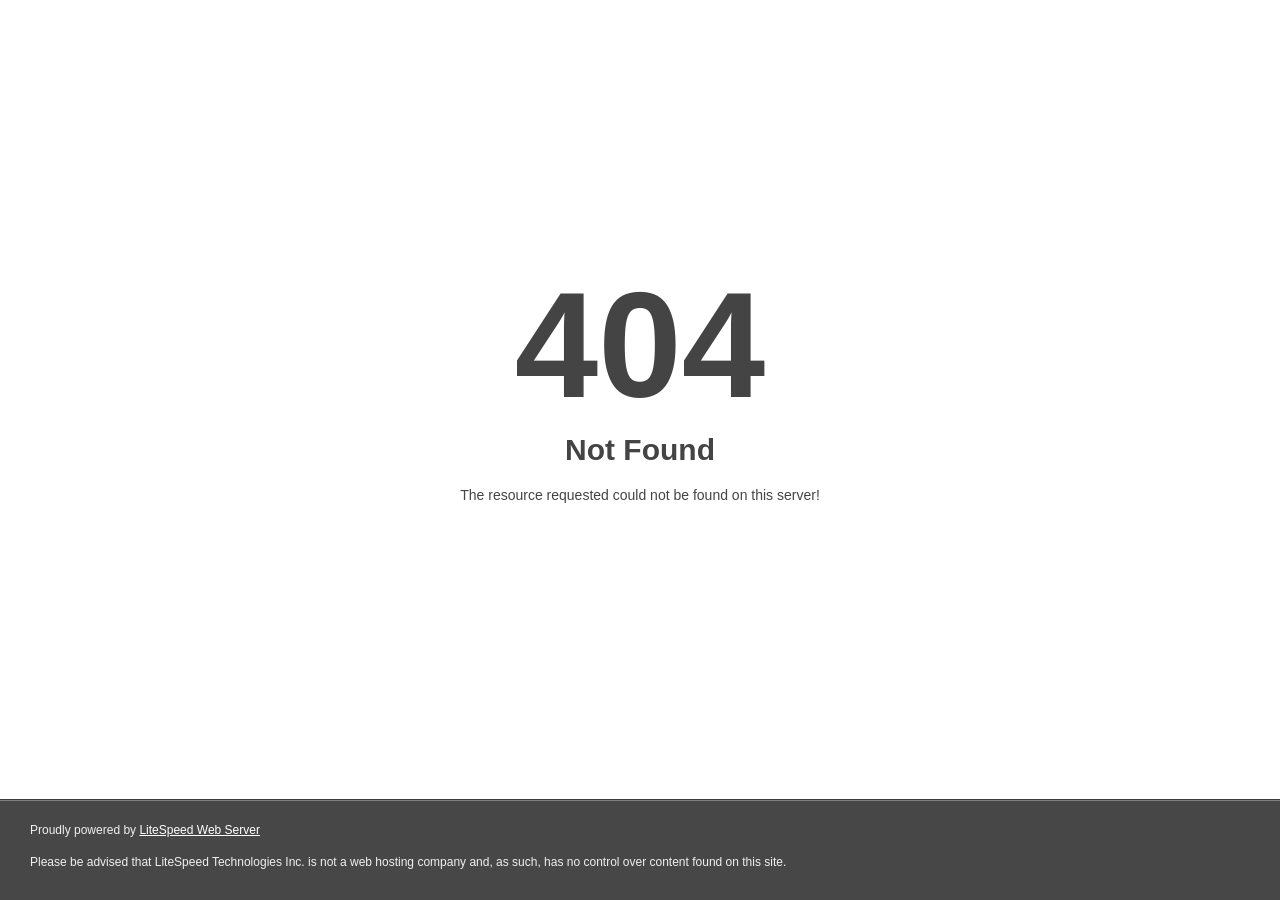
<file: app/css/owl.video.play.html>
<!DOCTYPE html>
<html style="height:100%">
<head>
<meta name="viewport" content="width=device-width, initial-scale=1, shrink-to-fit=no" >
<title> 404 Not Found
</title></head>
<body style="color: #444; margin:0;font: normal 14px/20px Arial, Helvetica, sans-serif; height:100%; background-color: #fff;">
<div style="height:auto; min-height:100%; ">     <div style="text-align: center; width:800px; margin-left: -400px; position:absolute; top: 30%; left:50%;">
        <h1 style="margin:0; font-size:150px; line-height:150px; font-weight:bold;">404</h1>
<h2 style="margin-top:20px;font-size: 30px;">Not Found
</h2>
<p>The resource requested could not be found on this server!</p>
</div></div><div style="color:#f0f0f0; font-size:12px;margin:auto;padding:0px 30px 0px 30px;position:relative;clear:both;height:100px;margin-top:-101px;background-color:#474747;border-top: 1px solid rgba(0,0,0,0.15);box-shadow: 0 1px 0 rgba(255, 255, 255, 0.3) inset;">
<br>Proudly powered by  <a style="color:#fff;" href="http://www.litespeedtech.com/error-page">LiteSpeed Web Server</a><p>Please be advised that LiteSpeed Technologies Inc. is not a web hosting company and, as such, has no control over content found on this site.</p></div></body></html>
</file>
<file: app/css/style.css>
/* ==========================================
   Premium Stylesheet - MyAdv India
   Curated with Rich Modern Aesthetics & Micro-Animations
   ========================================== */

@import url('https://fonts.googleapis.com/css2?family=Outfit:wght@300;400;500;600;700&family=Inter:wght@300;400;500;600;700&display=swap');

body {
    font-family: 'Outfit', 'Inter', sans-serif;
    background-color: #f8fafc;
    background-image: 
        radial-gradient(at 0% 0%, rgba(201, 0, 22, 0.03) 0px, transparent 50%),
        radial-gradient(at 100% 100%, rgba(32, 32, 47, 0.02) 0px, transparent 50%);
    background-attachment: fixed;
    color: #2c3e50;
    -webkit-font-smoothing: antialiased;
}

#qarea, #appbody {
    margin-top: 75px;
    margin-bottom: 75px;
    width: 100%;
    height: auto;
}

/* --- Premium Navigation Header --- */
#apphead {
    background: linear-gradient(135deg, #FF1E27 0%, #C90016 100%);
    box-shadow: 0 4px 20px rgba(201, 0, 22, 0.18);
    height: 62px;
    border-bottom: 1px solid rgba(255, 255, 255, 0.1);
    transition: all 0.3s ease;
}

#apphead .navbar-brand, #apptitle {
    font-weight: 700;
    letter-spacing: -0.5px;
    text-shadow: 0 2px 4px rgba(0,0,0,0.1);
}

#appmenu img {
    border-radius: 8px;
    transition: transform 0.2s ease, filter 0.2s ease;
}

#appmenu img:hover {
    transform: scale(1.15);
    filter: brightness(1.1);
}

/* --- Premium Glassmorphism Footer --- */
#appfoot {
    background: rgba(26, 26, 38, 0.96) !important;
    backdrop-filter: blur(16px);
    -webkit-backdrop-filter: blur(16px);
    border-top: 1px solid rgba(255, 255, 255, 0.08);
    box-shadow: 0 -8px 32px rgba(0, 0, 0, 0.24);
    height: 65px;
    padding: 10px 0;
}

#appfoot .col, #appfoot a {
    transition: transform 0.2s ease, opacity 0.2s ease;
}

#appfoot .col:hover, #appfoot a:hover {
    transform: translateY(-2px);
    opacity: 0.95;
}

/* --- Glassmorphism Jumbotron & Custom Cards --- */
.jumbotron {
    padding: 1.8rem 1.4rem;
    margin-bottom: 1.5rem;
    background: rgba(255, 255, 255, 0.88);
    backdrop-filter: blur(12px);
    -webkit-backdrop-filter: blur(12px);
    border-radius: 20px;
    border: 1px solid rgba(255, 255, 255, 0.6);
    box-shadow: 0 10px 30px rgba(0, 0, 0, 0.025);
    transition: transform 0.3s ease, box-shadow 0.3s ease;
}

.jumbotron h4, .jumbotron h5 {
    color: #1a1a24;
    font-weight: 700;
}

.jumbotron p {
    font-size: 14px;
    color: #5d6d7e;
    line-height: 1.6;
}

/* --- Beautiful Interactive Utility Cards (Grid Icons) --- */
.qicon {
    background: #ffffff;
    border: 1px solid rgba(0, 0, 0, 0.04);
    margin: 6px;
    border-radius: 16px;
    padding: 22px 8px;
    text-align: center;
    font-family: 'Outfit', sans-serif;
    font-size: 10px;
    text-transform: uppercase;
    letter-spacing: -0.2px;
    font-weight: 700;
    color: #475569;
    filter: none !important; /* Grayscale completely removed for lively, beautiful visual excellence! */
    box-shadow: 0 4px 12px rgba(0, 0, 0, 0.015);
    transition: all 0.28s cubic-bezier(0.4, 0, 0.2, 1);
    cursor: pointer;
}

.qicon img {
    margin-bottom: 10px;
    transition: transform 0.28s cubic-bezier(0.4, 0, 0.2, 1);
}

.qicon:hover, .qicon:active {
    background: #ffffff;
    border-color: #C90016;
    color: #C90016 !important;
    transform: translateY(-4px);
    box-shadow: 0 10px 25px rgba(201, 0, 22, 0.09);
}

.qicon:hover img, .qicon:active img {
    transform: scale(1.16) rotate(2deg);
}

/* --- Form Controls & Modals --- */
.form-control, select.form-control {
    border-radius: 10px !important;
    border: 1.5px solid #dcdde1;
    padding: 10px 14px;
    font-size: 14px;
    height: auto;
    font-family: 'Outfit', sans-serif;
    transition: border-color 0.2s ease, box-shadow 0.2s ease;
}

.form-control:focus, select.form-control:focus {
    border-color: #C90016;
    box-shadow: 0 0 0 3px rgba(201, 0, 22, 0.12);
}

.btn-danger {
    background: linear-gradient(135deg, #FF1E27 0%, #C90016 100%) !important;
    border: none !important;
    border-radius: 10px !important;
    padding: 12px 20px !important;
    font-weight: 600;
    letter-spacing: 0.2px;
    box-shadow: 0 4px 15px rgba(201, 0, 22, 0.2);
    transition: transform 0.2s ease, box-shadow 0.2s ease;
}

.btn-danger:hover, .btn-danger:active {
    transform: translateY(-1px);
    box-shadow: 0 6px 20px rgba(201, 0, 22, 0.28);
}

/* --- Sleek Update Modals --- */
#updatemodal .modal-content {
    border: none;
    border-radius: 20px;
    box-shadow: 0 15px 45px rgba(0,0,0,0.18);
    overflow: hidden;
}

#updatemodal .modal-body {
    border: none !important;
    box-shadow: none !important;
    padding: 24px;
    background: #ffffff;
    position: relative;
}

#cross {
    width: 32px;
    height: 32px;
    text-align: center;
    color: #fff;
    background: #e74c3c;
    position: absolute;
    top: 12px;
    right: 12px;
    border-radius: 50%;
    box-shadow: 0 4px 10px rgba(231, 76, 60, 0.3);
    padding-top: 4px;
    font-weight: 700;
    cursor: pointer;
    transition: background 0.2s ease, transform 0.2s ease;
    z-index: 10;
}

#cross:hover {
    background: #c0392b;
    transform: scale(1.08);
}

/* --- Search Results & General Cards --- */
.card {
    border: 1px solid rgba(0, 0, 0, 0.05) !important;
    border-radius: 16px !important;
    box-shadow: 0 6px 18px rgba(0, 0, 0, 0.02) !important;
    overflow: hidden;
    margin-bottom: 12px;
    transition: transform 0.3s ease;
}

.card:hover {
    transform: translateY(-2px);
}

.card-body {
    padding: 18px !important;
}

.card-body hr {
    border-top: 1.5px solid #f2f3f4;
    margin: 12px 0;
}

/* --- Custom Masking Styling --- */
.text-danger {
    color: #C90016 !important;
}

/* --- Premium Loader --- */
#loader {
    position: fixed;
    top: 0;
    left: 0;
    height: 100vh;
    width: 100vw;
    overflow: hidden;
    z-index: 99999;
    display: none;
    background: rgba(26, 26, 38, 0.82) url(../img/loader.gif) no-repeat 50% 50%;
    background-size: 70px 70px;
    backdrop-filter: blur(4px);
    -webkit-backdrop-filter: blur(4px);
    opacity: 1;
}

/* --- Premium Social Media Links Bar --- */
p[style*="background-color:#cf0204"], p[style*="background-color: #cf0204"] {
    background: linear-gradient(135deg, #FF1E27 0%, #C90016 100%) !important;
    padding: 14px 18px !important;
    border-radius: 50px !important;
    border: none !important;
    box-shadow: 0 8px 30px rgba(201, 0, 22, 0.22) !important;
    display: flex !important;
    justify-content: center !important;
    align-items: center !important;
    gap: 20px !important;
    margin: 20px 10px !important;
}

p[style*="background-color:#cf0204"] a, p[style*="background-color: #cf0204"] a {
    transition: transform 0.25s cubic-bezier(0.175, 0.885, 0.32, 1.275);
}

p[style*="background-color:#cf0204"] a:hover, p[style*="background-color: #cf0204"] a:hover {
    transform: scale(1.22);
}
</file>
<file: app_new/css/app.css>
/* ==========================================================================
   MyAdvocate Mobile App Design System (iOS & Android Native Experience)
   ========================================================================== */

@import url('https://fonts.googleapis.com/css2?family=Outfit:wght@400;500;600;700;800&family=Plus+Jakarta+Sans:wght@400;500;600;700&display=swap');

:root {
  /* Brand Palette */
  --primary: #C90016;
  --primary-rgb: 201, 0, 22;
  --primary-gradient: linear-gradient(135deg, #E6001A 0%, #A30012 100%);
  --primary-glow: rgba(201, 0, 22, 0.35);
  --accent-gold: #F59E0B;
  --accent-blue: #2563EB;
  --accent-emerald: #10B981;
  --accent-purple: #8B5CF6;

  /* Dark Theme (Default Mobile OLED / Sleek Dark) */
  --bg-app: #080C14;
  --bg-surface: #101726;
  --bg-card: #151F33;
  --bg-card-hover: #1C2942;
  --bg-glass: rgba(16, 23, 38, 0.82);
  --border-subtle: rgba(255, 255, 255, 0.08);
  --border-active: rgba(201, 0, 22, 0.45);
  
  --text-main: #F8FAFC;
  --text-secondary: #94A3B8;
  --text-muted: #64748B;
  --text-inverted: #0F172A;

  --nav-bg: rgba(14, 20, 32, 0.92);
  --sheet-bg: #111827;

  /* Elevation Shadows */
  --shadow-sm: 0 2px 8px rgba(0, 0, 0, 0.25);
  --shadow-md: 0 6px 20px rgba(0, 0, 0, 0.35);
  --shadow-lg: 0 12px 36px rgba(0, 0, 0, 0.5);
  --shadow-glow: 0 0 24px var(--primary-glow);

  /* Radius */
  --radius-sm: 8px;
  --radius-md: 14px;
  --radius-lg: 20px;
  --radius-xl: 28px;
  --radius-full: 9999px;

  /* Typography */
  --font-display: 'Outfit', -apple-system, BlinkMacSystemFont, "Segoe UI", Roboto, sans-serif;
  --font-body: 'Plus Jakarta Sans', -apple-system, BlinkMacSystemFont, "Segoe UI", Roboto, sans-serif;

  /* Safe Area Variables */
  --sat: env(safe-area-inset-top, 0px);
  --sab: env(safe-area-inset-bottom, 16px);
  --sal: env(safe-area-inset-left, 0px);
  --sar: env(safe-area-inset-right, 0px);

  --header-height: 60px;
  --bottom-bar-height: 68px;
}

/* Light Theme Variables */
[data-theme="light"] {
  --bg-app: #F4F6F9;
  --bg-surface: #FFFFFF;
  --bg-card: #FFFFFF;
  --bg-card-hover: #F8FAFC;
  --bg-glass: rgba(255, 255, 255, 0.85);
  --border-subtle: rgba(0, 0, 0, 0.07);
  --border-active: rgba(201, 0, 22, 0.3);
  
  --text-main: #0F172A;
  --text-secondary: #475569;
  --text-muted: #94A3B8;
  --text-inverted: #F8FAFC;

  --nav-bg: rgba(255, 255, 255, 0.94);
  --sheet-bg: #FFFFFF;

  --shadow-sm: 0 2px 8px rgba(15, 23, 42, 0.06);
  --shadow-md: 0 8px 24px rgba(15, 23, 42, 0.08);
  --shadow-lg: 0 16px 36px rgba(15, 23, 42, 0.12);
  --shadow-glow: 0 4px 20px rgba(201, 0, 22, 0.2);
}

/* Base Styles */
* {
  margin: 0;
  padding: 0;
  box-sizing: border-box;
  -webkit-tap-highlight-color: transparent;
}

html, body {
  width: 100%;
  height: 100%;
  background-color: var(--bg-app);
  color: var(--text-main);
  font-family: var(--font-body);
  font-size: 15px;
  line-height: 1.5;
  overflow-x: hidden;
  user-select: none;
  -webkit-font-smoothing: antialiased;
}

/* Mobile Frame Wrapper for Desktop Browsing */
.app-container {
  width: 100%;
  max-width: 500px;
  min-height: 100vh;
  margin: 0 auto;
  position: relative;
  background-color: var(--bg-app);
  box-shadow: 0 0 50px rgba(0, 0, 0, 0.35);
  display: flex;
  flex-direction: column;
  padding-bottom: calc(var(--bottom-bar-height) + var(--sab) + 12px);
}

/* Status Bar & Safe Notch Padding */
.safe-top-spacer {
  height: var(--sat);
  background-color: var(--bg-surface);
  position: sticky;
  top: 0;
  z-index: 101;
}

/* Top App Bar (iOS / Android Hybrid Glass) */
.app-header {
  position: sticky;
  top: var(--sat);
  z-index: 100;
  height: var(--header-height);
  background: var(--bg-glass);
  backdrop-filter: blur(18px);
  -webkit-backdrop-filter: blur(18px);
  border-bottom: 1px solid var(--border-subtle);
  display: flex;
  align-items: center;
  justify-content: space-between;
  padding: 0 16px;
  transition: all 0.25s ease;
}

.brand-section {
  display: flex;
  align-items: center;
  gap: 10px;
  cursor: pointer;
}

.brand-logo-img {
  width: 40px;
  height: 40px;
  border-radius: 50%;
  object-fit: cover;
  background: var(--bg-card);
  padding: 1px;
  border: 1.5px solid var(--border-active);
  box-shadow: 0 0 12px var(--primary-glow);
}

.brand-title-wrap {
  display: flex;
  flex-direction: column;
}

.brand-title {
  font-family: var(--font-display);
  font-size: 18px;
  font-weight: 700;
  letter-spacing: -0.3px;
  background: linear-gradient(120deg, var(--text-main) 60%, var(--primary) 100%);
  -webkit-background-clip: text;
  -webkit-text-fill-color: transparent;
}

.brand-subtitle {
  font-size: 10.5px;
  color: var(--primary);
  font-weight: 600;
  letter-spacing: 0.4px;
  text-transform: uppercase;
  margin-top: -3px;
}

.header-actions {
  display: flex;
  align-items: center;
  gap: 6px;
}

.icon-btn {
  width: 40px;
  height: 40px;
  border-radius: var(--radius-full);
  display: flex;
  align-items: center;
  justify-content: center;
  background: var(--bg-card);
  border: 1px solid var(--border-subtle);
  color: var(--text-main);
  cursor: pointer;
  position: relative;
  transition: transform 0.15s ease, background 0.2s ease;
}

.icon-btn:active {
  transform: scale(0.92);
  background: var(--bg-card-hover);
}

.icon-btn svg {
  width: 20px;
  height: 20px;
  fill: currentColor;
}

.badge-dot {
  position: absolute;
  top: 7px;
  right: 7px;
  min-width: 16px;
  height: 16px;
  padding: 0 4px;
  background: var(--primary);
  color: #fff;
  border-radius: 999px;
  font-size: 10px;
  font-weight: 700;
  display: flex;
  align-items: center;
  justify-content: center;
  border: 2px solid var(--bg-surface);
  box-shadow: var(--shadow-glow);
}

/* App View Containers */
.view-screen {
  display: none;
  padding: 16px;
  animation: fadeIn 0.22s cubic-bezier(0.16, 1, 0.3, 1) forwards;
}

.view-screen.active {
  display: block;
}

@keyframes fadeIn {
  from {
    opacity: 0;
    transform: translateY(6px);
  }
  to {
    opacity: 1;
    transform: translateY(0);
  }
}

/* Hero Carousel / Banner Cards */
.hero-carousel {
  position: relative;
  width: 100%;
  border-radius: var(--radius-lg);
  overflow: hidden;
  box-shadow: var(--shadow-md);
  margin-bottom: 20px;
  background: var(--bg-card);
}

.carousel-slides {
  display: flex;
  width: 100%;
  overflow-x: auto;
  scroll-snap-type: x mandatory;
  scrollbar-width: none;
  -webkit-overflow-scrolling: touch;
}

.carousel-slides::-webkit-scrollbar {
  display: none;
}

.carousel-slide {
  flex: 0 0 100%;
  scroll-snap-align: start;
  position: relative;
  min-height: 140px;
  background: linear-gradient(135deg, rgba(201,0,22,0.9), rgba(15,23,42,0.95));
  display: flex;
  flex-direction: column;
  justify-content: flex-end;
  padding: 20px;
  color: #fff;
}

.carousel-slide.slide-1 {
  background: linear-gradient(135deg, rgba(201,0,22,0.85), rgba(16,23,38,0.95)), url('../img/slider1.png') center/cover;
}
.carousel-slide.slide-2 {
  background: linear-gradient(135deg, rgba(37,99,235,0.85), rgba(16,23,38,0.95)), url('../img/slider2.png') center/cover;
}
.carousel-slide.slide-3 {
  background: linear-gradient(135deg, rgba(16,185,129,0.85), rgba(16,23,38,0.95)), url('../img/slider3.png') center/cover;
}
.carousel-slide.slide-4 {
  background: linear-gradient(135deg, rgba(139,92,246,0.85), rgba(16,23,38,0.95)), url('../img/slider4.png') center/cover;
}

.carousel-badge {
  display: inline-flex;
  align-items: center;
  gap: 5px;
  background: rgba(255, 255, 255, 0.22);
  backdrop-filter: blur(8px);
  border-radius: var(--radius-full);
  padding: 3px 10px;
  font-size: 11px;
  font-weight: 600;
  margin-bottom: 8px;
  width: fit-content;
}

.carousel-title {
  font-family: var(--font-display);
  font-size: 19px;
  font-weight: 700;
  line-height: 1.25;
  margin-bottom: 4px;
}

.carousel-desc {
  font-size: 12.5px;
  opacity: 0.9;
  max-width: 90%;
}

.carousel-dots {
  position: absolute;
  bottom: 10px;
  right: 16px;
  display: flex;
  gap: 5px;
}

.dot {
  width: 6px;
  height: 6px;
  border-radius: var(--radius-full);
  background: rgba(255, 255, 255, 0.4);
  transition: all 0.25s ease;
}

.dot.active {
  width: 16px;
  background: #fff;
}

/* Live Announcement Bar */
.announcement-bar {
  display: flex;
  align-items: center;
  gap: 10px;
  background: linear-gradient(90deg, rgba(201,0,22,0.12), rgba(201,0,22,0.03));
  border: 1px solid var(--border-active);
  border-radius: var(--radius-md);
  padding: 10px 14px;
  margin-bottom: 20px;
  cursor: pointer;
  transition: background 0.2s ease;
}

.announcement-bar:hover {
  background: rgba(201,0,22,0.16);
}

.announcement-tag {
  background: var(--primary);
  color: #fff;
  font-size: 10px;
  font-weight: 700;
  text-transform: uppercase;
  padding: 3px 8px;
  border-radius: var(--radius-full);
  letter-spacing: 0.5px;
}

.announcement-text {
  flex: 1;
  font-size: 12.5px;
  font-weight: 500;
  color: var(--text-main);
  white-space: nowrap;
  overflow: hidden;
  text-overflow: ellipsis;
}

.announcement-arrow {
  color: var(--text-muted);
}

/* Quick Action Shortcuts Grid */
.section-header {
  display: flex;
  align-items: center;
  justify-content: space-between;
  margin-bottom: 12px;
}

.section-title {
  font-family: var(--font-display);
  font-size: 17px;
  font-weight: 700;
  letter-spacing: -0.2px;
  color: var(--text-main);
  display: flex;
  align-items: center;
  gap: 8px;
}

.section-title .section-icon {
  color: var(--primary);
  display: inline-flex;
}

.section-link {
  font-size: 12.5px;
  font-weight: 600;
  color: var(--primary);
  text-decoration: none;
  cursor: pointer;
}

.quick-tools-grid {
  display: grid;
  grid-template-columns: repeat(4, 1fr);
  gap: 10px;
  margin-bottom: 22px;
}

.quick-tool-card {
  background: var(--bg-card);
  border: 1px solid var(--border-subtle);
  border-radius: var(--radius-lg);
  padding: 14px 8px;
  display: flex;
  flex-direction: column;
  align-items: center;
  text-align: center;
  cursor: pointer;
  transition: transform 0.18s ease, background 0.2s ease, border-color 0.2s ease;
  position: relative;
  overflow: hidden;
}

.quick-tool-card:active {
  transform: scale(0.94);
  background: var(--bg-card-hover);
  border-color: var(--primary);
}

.quick-tool-icon-wrap {
  width: 44px;
  height: 44px;
  border-radius: var(--radius-md);
  display: flex;
  align-items: center;
  justify-content: center;
  margin-bottom: 8px;
  position: relative;
  transition: transform 0.2s ease;
}

.quick-tool-card:hover .quick-tool-icon-wrap {
  transform: translateY(-2px);
}

.icon-bg-crimson { background: rgba(201, 0, 22, 0.15); color: #FF4757; }
.icon-bg-blue { background: rgba(37, 99, 235, 0.15); color: #3B82F6; }
.icon-bg-emerald { background: rgba(16, 185, 129, 0.15); color: #10B981; }
.icon-bg-amber { background: rgba(245, 158, 11, 0.15); color: #F59E0B; }
.icon-bg-purple { background: rgba(139, 92, 246, 0.15); color: #A78BFA; }
.icon-bg-rose { background: rgba(244, 63, 94, 0.15); color: #FB7185; }
.icon-bg-cyan { background: rgba(6, 182, 212, 0.15); color: #22D3EE; }
.icon-bg-indigo { background: rgba(99, 102, 241, 0.15); color: #818CF8; }

.quick-tool-label {
  font-size: 11px;
  font-weight: 600;
  color: var(--text-main);
  line-height: 1.25;
}

/* Feature Spotlight Cards */
.feature-banners-row {
  display: grid;
  grid-template-columns: 1fr 1fr;
  gap: 12px;
  margin-bottom: 24px;
}

.feature-banner-card {
  background: var(--bg-card);
  border: 1px solid var(--border-subtle);
  border-radius: var(--radius-lg);
  padding: 16px;
  cursor: pointer;
  position: relative;
  overflow: hidden;
  transition: transform 0.18s ease;
}

.feature-banner-card:active {
  transform: scale(0.96);
}

.feature-banner-card::after {
  content: '';
  position: absolute;
  top: 0;
  right: 0;
  width: 60px;
  height: 60px;
  background: radial-gradient(circle, var(--primary-glow) 0%, transparent 70%);
  border-radius: 50%;
  pointer-events: none;
}

.feature-banner-title {
  font-family: var(--font-display);
  font-size: 15px;
  font-weight: 700;
  margin-bottom: 4px;
  color: var(--text-main);
}

.feature-banner-desc {
  font-size: 11.5px;
  color: var(--text-secondary);
  line-height: 1.35;
}

/* Search Bar (Unified Input) */
.search-box-wrap {
  position: relative;
  margin-bottom: 14px;
}

.search-input-field {
  width: 100%;
  height: 48px;
  background: var(--bg-card);
  border: 1.5px solid var(--border-subtle);
  border-radius: var(--radius-xl);
  padding: 0 46px 0 44px;
  font-family: var(--font-body);
  font-size: 14.5px;
  color: var(--text-main);
  outline: none;
  transition: all 0.2s ease;
}

.search-input-field:focus {
  border-color: var(--primary);
  box-shadow: 0 0 0 3px rgba(201, 0, 22, 0.15);
  background: var(--bg-surface);
}

.search-icon-left {
  position: absolute;
  left: 16px;
  top: 50%;
  transform: translateY(-50%);
  color: var(--text-muted);
  pointer-events: none;
}

.search-clear-btn {
  position: absolute;
  right: 14px;
  top: 50%;
  transform: translateY(-50%);
  color: var(--text-muted);
  cursor: pointer;
  display: none;
  background: none;
  border: none;
  padding: 4px;
}

/* Category Filter Chips / Pills */
.filter-chips-row {
  display: flex;
  gap: 8px;
  overflow-x: auto;
  scrollbar-width: none;
  padding-bottom: 6px;
  margin-bottom: 16px;
}

.filter-chips-row::-webkit-scrollbar {
  display: none;
}

.chip-btn {
  white-space: nowrap;
  padding: 7px 15px;
  border-radius: var(--radius-full);
  background: var(--bg-card);
  border: 1px solid var(--border-subtle);
  color: var(--text-secondary);
  font-size: 12.5px;
  font-weight: 600;
  cursor: pointer;
  display: inline-flex;
  align-items: center;
  gap: 6px;
  transition: all 0.2s ease;
}

.chip-btn:active {
  transform: scale(0.94);
}

.chip-btn.active {
  background: var(--primary);
  color: #FFFFFF;
  border-color: var(--primary);
  box-shadow: 0 4px 14px var(--primary-glow);
}

/* List Items / Cards */
.items-list {
  display: flex;
  flex-direction: column;
  gap: 12px;
}

/* Advocate Card Component */
.advocate-card {
  background: var(--bg-card);
  border: 1px solid var(--border-subtle);
  border-radius: var(--radius-lg);
  padding: 16px;
  display: flex;
  flex-direction: column;
  gap: 12px;
  box-shadow: var(--shadow-sm);
  transition: transform 0.18s ease, border-color 0.2s ease;
  position: relative;
}

.advocate-card:hover {
  border-color: var(--border-active);
}

.adv-top-row {
  display: flex;
  align-items: flex-start;
  gap: 12px;
}

.adv-avatar {
  width: 52px;
  height: 52px;
  border-radius: var(--radius-md);
  background: linear-gradient(135deg, #1e293b, #0f172a);
  border: 2px solid var(--border-subtle);
  display: flex;
  align-items: center;
  justify-content: center;
  font-family: var(--font-display);
  font-size: 20px;
  font-weight: 700;
  color: var(--primary);
  flex-shrink: 0;
  overflow: hidden;
}

.adv-avatar img {
  width: 100%;
  height: 100%;
  object-fit: cover;
}

.adv-info-main {
  flex: 1;
  min-width: 0;
}

.adv-name-wrap {
  display: flex;
  align-items: center;
  gap: 6px;
  margin-bottom: 2px;
}

.adv-name {
  font-family: var(--font-display);
  font-size: 15.5px;
  font-weight: 700;
  color: var(--text-main);
  white-space: nowrap;
  overflow: hidden;
  text-overflow: ellipsis;
}

.status-pill {
  font-size: 9.5px;
  font-weight: 700;
  padding: 2px 7px;
  border-radius: var(--radius-full);
  text-transform: uppercase;
  letter-spacing: 0.4px;
}

.status-pill.verified {
  background: rgba(16, 185, 129, 0.16);
  color: #10B981;
  border: 1px solid rgba(16, 185, 129, 0.3);
}

.status-pill.premium {
  background: rgba(245, 158, 11, 0.16);
  color: #F59E0B;
  border: 1px solid rgba(245, 158, 11, 0.3);
}

.status-pill.active {
  background: rgba(37, 99, 235, 0.16);
  color: #3B82F6;
  border: 1px solid rgba(37, 99, 235, 0.3);
}

.adv-meta {
  font-size: 12px;
  color: var(--text-secondary);
  display: flex;
  align-items: center;
  gap: 5px;
}

.adv-pa-tags {
  display: flex;
  flex-wrap: wrap;
  gap: 6px;
}

.pa-tag {
  background: rgba(255, 255, 255, 0.05);
  border: 1px solid var(--border-subtle);
  border-radius: var(--radius-full);
  padding: 2px 9px;
  font-size: 11px;
  color: var(--text-muted);
}

.adv-bottom-actions {
  display: flex;
  align-items: center;
  justify-content: space-between;
  border-top: 1px solid var(--border-subtle);
  padding-top: 10px;
  margin-top: 2px;
}

.adv-enrolment {
  font-size: 11px;
  color: var(--text-muted);
}

.action-buttons-group {
  display: flex;
  gap: 6px;
}

.btn-sm-action {
  padding: 6px 12px;
  border-radius: var(--radius-full);
  font-size: 12px;
  font-weight: 600;
  display: inline-flex;
  align-items: center;
  gap: 5px;
  cursor: pointer;
  border: none;
  transition: transform 0.15s ease;
}

.btn-sm-action:active {
  transform: scale(0.92);
}

.btn-sm-primary {
  background: var(--primary);
  color: #FFFFFF;
}

.btn-sm-outline {
  background: transparent;
  border: 1px solid var(--border-subtle);
  color: var(--text-main);
}

/* Bare Act Card */
.act-card {
  background: var(--bg-card);
  border: 1px solid var(--border-subtle);
  border-radius: var(--radius-lg);
  padding: 16px;
  box-shadow: var(--shadow-sm);
  display: flex;
  flex-direction: column;
  gap: 10px;
}

.act-title-row {
  display: flex;
  align-items: flex-start;
  justify-content: space-between;
  gap: 10px;
}

.act-title {
  font-family: var(--font-display);
  font-size: 15.5px;
  font-weight: 700;
  color: var(--text-main);
  line-height: 1.3;
}

.act-year-badge {
  background: rgba(201, 0, 22, 0.12);
  color: var(--primary);
  font-weight: 700;
  font-size: 11px;
  padding: 2px 8px;
  border-radius: var(--radius-full);
  white-space: nowrap;
}

.act-downloads-row {
  display: flex;
  align-items: center;
  gap: 8px;
  margin-top: 4px;
}

.btn-download-pdf {
  flex: 1;
  padding: 8px 12px;
  border-radius: var(--radius-md);
  font-size: 12px;
  font-weight: 600;
  display: inline-flex;
  align-items: center;
  justify-content: center;
  gap: 6px;
  text-decoration: none;
  cursor: pointer;
  border: 1px solid var(--border-subtle);
  background: var(--bg-surface);
  color: var(--text-main);
  transition: all 0.2s ease;
}

.btn-download-pdf:active {
  transform: scale(0.96);
}

.btn-download-pdf.english {
  border-color: rgba(37, 99, 235, 0.3);
  color: #60A5FA;
}

.btn-download-pdf.hindi {
  border-color: rgba(245, 158, 11, 0.3);
  color: #FBBF24;
}

/* Skeleton Loading Animation */
.skeleton {
  background: linear-gradient(90deg, var(--bg-card) 25%, var(--bg-card-hover) 50%, var(--bg-card) 75%);
  background-size: 200% 100%;
  animation: shimmer 1.5s infinite;
  border-radius: var(--radius-md);
}

@keyframes shimmer {
  0% { background-position: 200% 0; }
  100% { background-position: -200% 0; }
}

.skeleton-card {
  height: 96px;
  border-radius: var(--radius-lg);
  margin-bottom: 12px;
}

/* Bottom Navigation Bar (iOS & Android Dock) */
.bottom-nav {
  position: fixed;
  bottom: 0;
  left: 0;
  right: 0;
  max-width: 500px;
  margin: 0 auto;
  height: calc(var(--bottom-bar-height) + var(--sab));
  padding-bottom: var(--sab);
  background: var(--nav-bg);
  backdrop-filter: blur(20px);
  -webkit-backdrop-filter: blur(20px);
  border-top: 1px solid var(--border-subtle);
  display: flex;
  align-items: center;
  justify-content: space-around;
  z-index: 1000;
}

.nav-tab-item {
  display: flex;
  flex-direction: column;
  align-items: center;
  justify-content: center;
  flex: 1;
  height: 100%;
  color: var(--text-muted);
  cursor: pointer;
  transition: color 0.2s ease;
  position: relative;
  text-decoration: none;
}

.nav-tab-item svg {
  width: 22px;
  height: 22px;
  fill: currentColor;
  transition: transform 0.2s cubic-bezier(0.175, 0.885, 0.32, 1.275);
}

.nav-tab-label {
  font-size: 11px;
  font-weight: 600;
  margin-top: 3px;
  letter-spacing: -0.1px;
}

.nav-tab-item.active {
  color: var(--primary);
}

.nav-tab-item.active svg {
  transform: scale(1.15) translateY(-2px);
  filter: drop-shadow(0 2px 8px var(--primary-glow));
}

.nav-active-pill {
  position: absolute;
  top: 6px;
  width: 18px;
  height: 3px;
  background: var(--primary);
  border-radius: var(--radius-full);
  display: none;
}

.nav-tab-item.active .nav-active-pill {
  display: block;
}

/* iOS Bottom Sheet Modal */
.sheet-backdrop {
  position: fixed;
  top: 0;
  left: 0;
  right: 0;
  bottom: 0;
  background: rgba(0, 0, 0, 0.65);
  backdrop-filter: blur(4px);
  z-index: 2000;
  opacity: 0;
  pointer-events: none;
  transition: opacity 0.25s ease;
}

.sheet-backdrop.active {
  opacity: 1;
  pointer-events: auto;
}

.bottom-sheet {
  position: fixed;
  bottom: 0;
  left: 0;
  right: 0;
  max-width: 500px;
  margin: 0 auto;
  background: var(--sheet-bg);
  border-top-left-radius: var(--radius-xl);
  border-top-right-radius: var(--radius-xl);
  border-top: 1px solid var(--border-subtle);
  padding: 12px 20px calc(24px + var(--sab)) 20px;
  z-index: 2001;
  transform: translateY(100%);
  transition: transform 0.32s cubic-bezier(0.16, 1, 0.3, 1);
  max-height: 88vh;
  overflow-y: auto;
  box-shadow: var(--shadow-lg);
}

.bottom-sheet.active {
  transform: translateY(0);
}

.sheet-drag-handle {
  width: 38px;
  height: 4px;
  background: var(--border-subtle);
  border-radius: 999px;
  margin: 0 auto 16px auto;
  cursor: grab;
}

.sheet-header {
  display: flex;
  align-items: center;
  justify-content: space-between;
  margin-bottom: 16px;
}

.sheet-title {
  font-family: var(--font-display);
  font-size: 18px;
  font-weight: 700;
  color: var(--text-main);
}

.sheet-close-btn {
  background: var(--bg-card);
  border: 1px solid var(--border-subtle);
  width: 32px;
  height: 32px;
  border-radius: var(--radius-full);
  display: flex;
  align-items: center;
  justify-content: center;
  color: var(--text-muted);
  cursor: pointer;
}

/* Form Styles inside Sheets / Modals */
.form-group {
  margin-bottom: 14px;
}

.form-label {
  display: block;
  font-size: 12.5px;
  font-weight: 600;
  color: var(--text-secondary);
  margin-bottom: 6px;
}

.form-control {
  width: 100%;
  height: 46px;
  background: var(--bg-card);
  border: 1px solid var(--border-subtle);
  border-radius: var(--radius-md);
  padding: 0 14px;
  color: var(--text-main);
  font-family: var(--font-body);
  font-size: 14px;
  outline: none;
  transition: border-color 0.2s ease;
}

.form-control:focus {
  border-color: var(--primary);
  box-shadow: 0 0 0 3px rgba(201, 0, 22, 0.15);
}

.btn-primary-block {
  width: 100%;
  height: 48px;
  background: var(--primary-gradient);
  border: none;
  border-radius: var(--radius-md);
  color: #fff;
  font-family: var(--font-display);
  font-size: 15px;
  font-weight: 700;
  cursor: pointer;
  display: flex;
  align-items: center;
  justify-content: center;
  gap: 8px;
  box-shadow: 0 4px 16px var(--primary-glow);
  transition: transform 0.15s ease;
  margin-top: 10px;
}

.btn-primary-block:active {
  transform: scale(0.97);
}

/* Toast Message */
.toast-msg {
  position: fixed;
  bottom: calc(var(--bottom-bar-height) + var(--sab) + 16px);
  left: 50%;
  transform: translateX(-50%) translateY(30px);
  background: var(--bg-card);
  border: 1px solid var(--border-active);
  color: var(--text-main);
  padding: 10px 18px;
  border-radius: var(--radius-full);
  font-size: 13px;
  font-weight: 600;
  display: flex;
  align-items: center;
  gap: 8px;
  box-shadow: var(--shadow-lg);
  z-index: 3000;
  opacity: 0;
  pointer-events: none;
  transition: all 0.25s cubic-bezier(0.16, 1, 0.3, 1);
}

.toast-msg.show {
  transform: translateX(-50%) translateY(0);
  opacity: 1;
  pointer-events: auto;
}

/* Empty State */
.empty-state {
  text-align: center;
  padding: 40px 20px;
  color: var(--text-muted);
}

.empty-state svg {
  width: 48px;
  height: 48px;
  margin-bottom: 12px;
  opacity: 0.5;
}

.empty-state-title {
  font-size: 15px;
  font-weight: 600;
  color: var(--text-secondary);
  margin-bottom: 4px;
}
</file>
